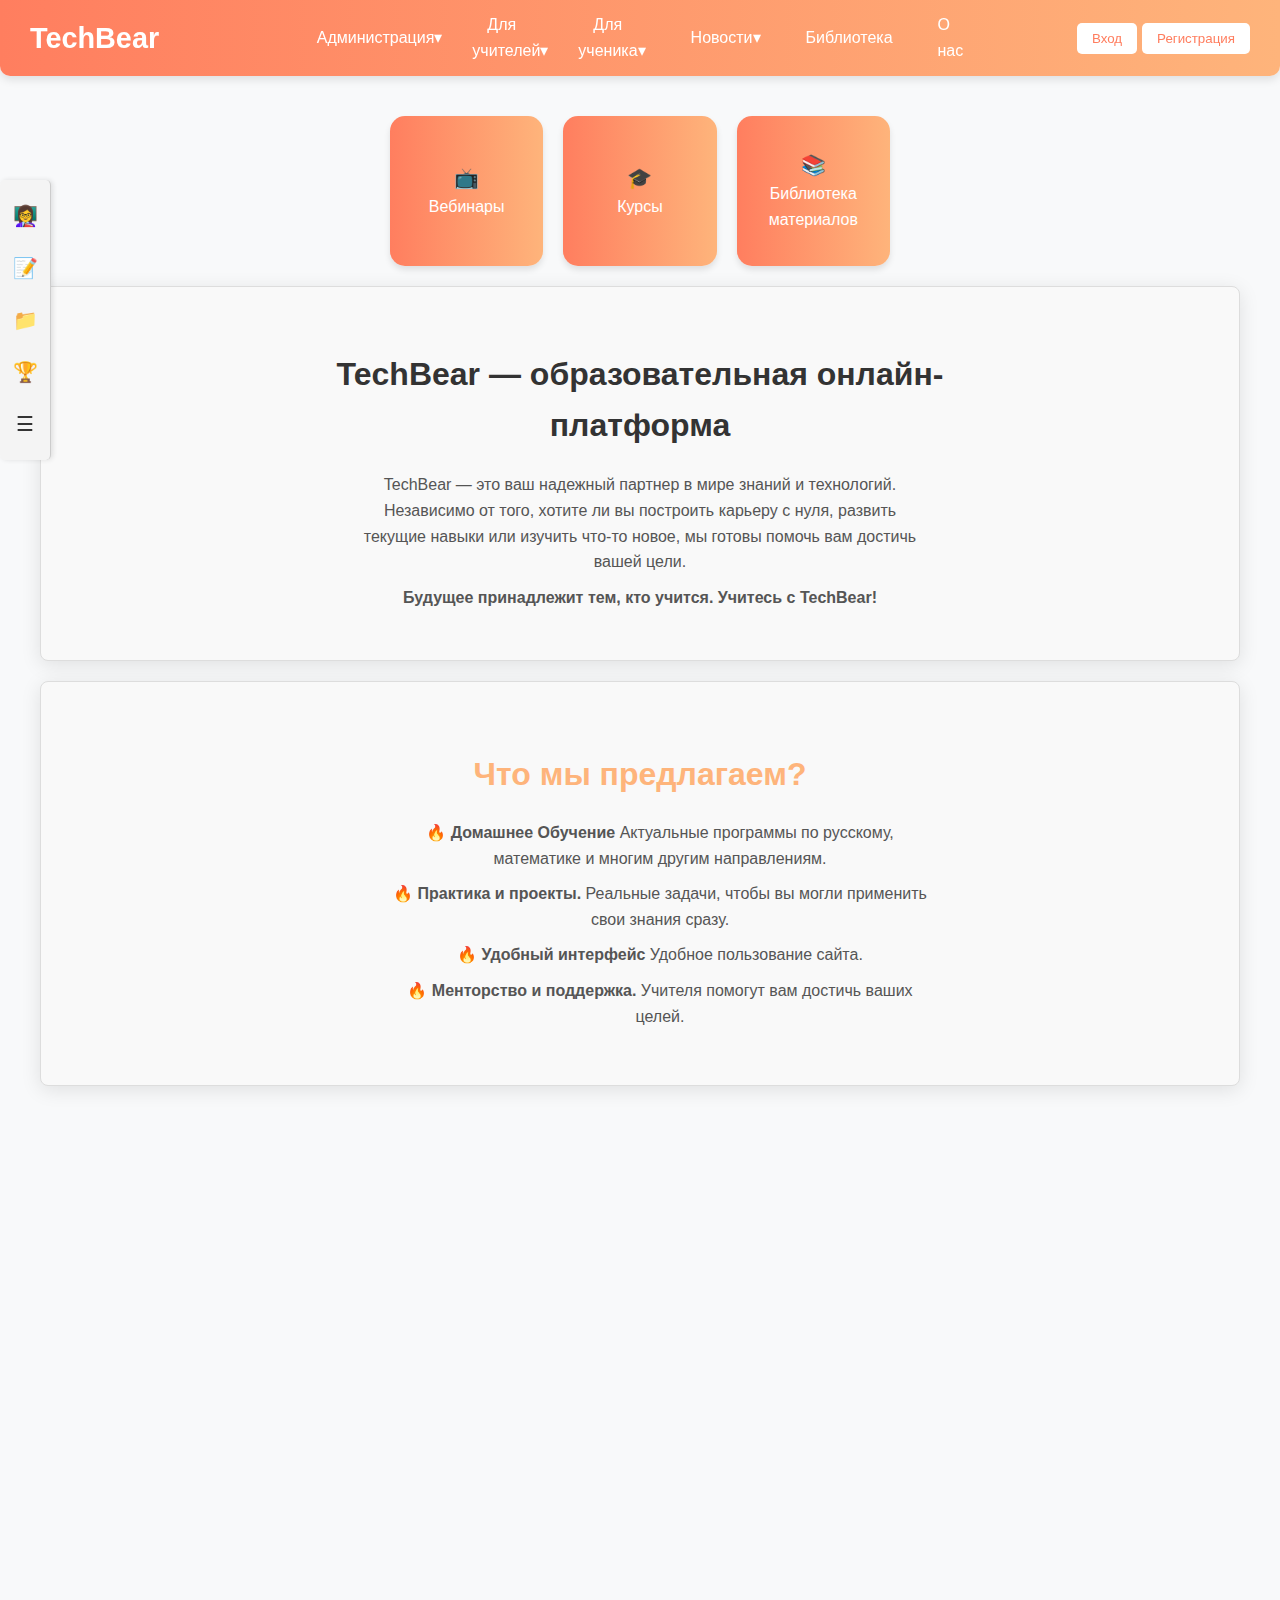
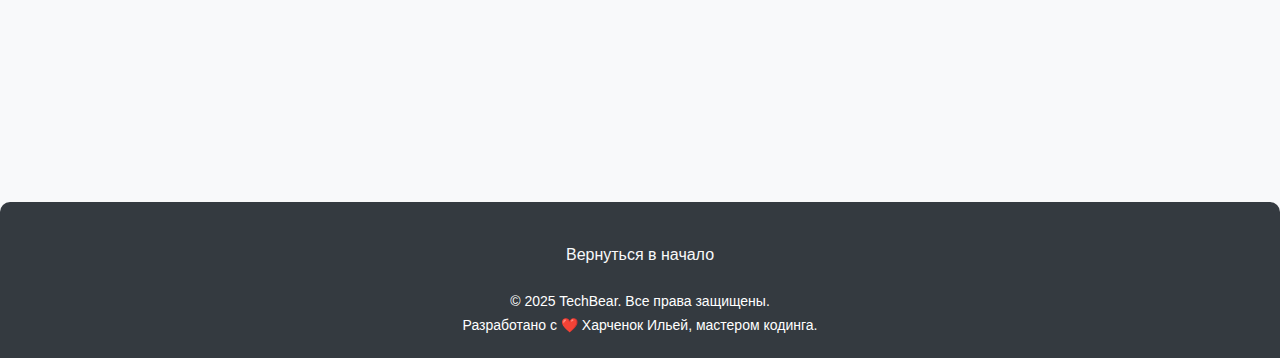
<file: index.html>
<!DOCTYPE html>
<html lang="en">
<head>
    <meta charset="UTF-8">
    <meta name="viewport" content="width=device-width, initial-scale=1.0">
    <title>TechBear</title>
    <link rel="stylesheet" href="css/style.css">
    <link rel="stylesheet" href="css/responsive.css">
    <script src="js/script.js" defer></script>
    <script src="js/animasia.js" defer></script>
    <!-- favicon -->
    <link rel="icon" type="image/png" href="images/favicon/favicon-96x96.png" sizes="96x96" />
    <link rel="icon" type="image/svg+xml" href="images/favicon/favicon.svg" />
    <link rel="shortcut icon" href="images/favicon/favicon.ico" />
    <link rel="apple-touch-icon" sizes="180x180" href="images/favicon/apple-touch-icon.png" />
    <meta name="apple-mobile-web-app-title" content="MyWebSite" />
    <link rel="manifest" href="images/favicon/site.webmanifest" />
</head>

<body>

    <header class="sticky-header">
        <div class="header-container">
            <div class="logo">TechBear</div>
            <!-- Бургер-меню -->
            <div class="burger-menu" id="burgerMenu">
                <span></span>
                <span></span>
                <span></span>
            </div>
            <!-- Меню навигации -->
            <nav class="nav-menu" id="navMenu">
                <div class="dropdown">
                    <a href="#">Администрация&#9662;</a>
                    <div class="dropdown-menu">
                        <a href="director.html">Директор</a>
                        <a href="headteacheroftheYVR.html">ЗавУч по УВР</a>
                        <a href="headteacheroftheVR.html">ЗавУч по ВР</a>
                        <a href="headteacheroftheAHR.html">ЗавУч по АХР</a>
                        <a href="laborprotection.html">Охрана Труда</a>
                    </div>
                </div>
                <div class="dropdown">
                    <a href="#">Для учителей&#9662;</a>
                    <div class="dropdown-menu">
                        <a href="document1.html">Уроки</a>
                        <a href="document2.html">Курсы</a>
                        <a href="document2.html">Вебинары</a>
                    </div>
                </div>
                <div class="dropdown">
                    <a href="#">Для ученика&#9662;</a>
                    <div class="dropdown-menu">
                        <a href="mathematics.html">1-4 класс</a>
                        <a href="russian.html">5-9 класс</a>
                        <a href="russian.html">10-11 класс</a>
                        <a href="russian.html">Подготовка к огэ</a>
                        <a href="russian.html">Подготовка к егэ</a>
                    </div>
                </div>
                <div class="dropdown">
                    <a href="#">Новости&#9662;</a>
                    <div class="dropdown-menu">
                        <a href="training.html">Обучение</a>
                        <a href="aboutdrop.html">О нас</a>
                        <a href="politics.html">Политика</a>
                    </div>
                </div>
                <a href="library.html">Библиотека</a>
                <a href="about.html">О нас</a>
            </nav>



            <!-- Вход / Регистрация -->
            <div class="container">
                <button id="openLogin" class="btn">Вход</button>
                <button id="openRegister" class="btn">Регистрация</button>
            </div>
        </div>
    </header>

    <!-- Модальное окно входа -->
    <div id="loginModal" class="modal hidden">
        <div class="modal-content">
            <span class="close-btn">&times;</span>
            <h2>Вход</h2>
            <form action="save_user.php" method="post">
                <input type="text" name="username" placeholder="Имя пользователя, почта или телефон" required>
                <input type="password" name="password" placeholder="Пароль" required>
                <button type="submit" class="btn">Войти</button>
            </form>
        </div>
    </div>

    <!-- Модальное окно регистрации -->
    <div id="registerModal" class="modal hidden">
        <div class="modal-content">
            <span class="close-btn">&times;</span>
            <h2>Регистрация</h2>
            <form action="save_user.php" method="post">
                <input type="text" name="first_name" placeholder="Имя" required>
                <input type="text" name="last_name" placeholder="Фамилия" required>
                <input type="email" name="email" placeholder="Почта" required>
                <input type="text" name="phone" placeholder="Телефон">
                <input type="password" name="password" placeholder="Пароль" required>
                <input type="password" name="confirm_password" placeholder="Подтвердите пароль" required>
                <button type="submit" class="btn">Зарегистрироваться</button>
            </form>
        </div>
    </div>

    <div class="sidebar">
        <div class="menu-content">
            <div class="menu-item" title="Мои классы">
                <span class="icon">👩‍🏫</span>
                <span class="tooltip">Главная</span>
            </div>
            <div class="menu-item">
                <span class="icon">📝</span>
                <span class="tooltip">Конструктор тестов</span>
            </div>
            <div class="menu-item">
                <span class="icon">📁</span>
                <span class="tooltip">Портфолио</span>
            </div>
            <div class="menu-item">
                <span class="icon">🏆</span>
                <span class="tooltip">Олимпиады</span>
            </div>
        </div>
        <div class="menu-item dropdown" title="Еще">
            <span class="icon">☰</span>
            <div class="dropdown-menu">
                <div class="dropdown-item" href="index.html">Главная</div>
                <div class="dropdown-item" href="testconstructor.html">Конструктор тестов</div>
                <div class="dropdown-item" href="portfolio.html">Портфолио</div>
                <div class="dropdown-item" href="olympiads.html">Олимпиады</div>
                <!-- Добавьте остальные элементы -->
            </div>
        </div>
    </div>

<!-- Планки -->
    <div class="container2">
        <div class="card" onclick="navigateTo('webinars.html')">
            <div class="icon">📺</div>
            <p href="webinars.html">Вебинары</p>
        </div>
        <div class="card" onclick="navigateTo('courses.html')">
            <div class="icon">🎓</div>
            <p href="courses.html">Курсы</p>
        </div>
        <div class="card" onclick="navigateTo('library.html')">
            <div class="icon">📚</div>
            <p href="libraryofmaterials.html">Библиотека материалов</p>
        </div>
    </div>

    <main class="container1">
        <div class="container1">
            <!-- Первый пункт: TechBear — образовательная платформа -->
            <section class="section highlight-section">
                <div class="highlight-text">
                    <h1>TechBear — образовательная онлайн-платформа</h1>
                    <p>TechBear — это ваш надежный партнер в мире знаний и технологий. Независимо от того, хотите ли вы построить карьеру с нуля, развить текущие навыки или изучить что-то новое, мы готовы помочь вам достичь вашей цели.</p>
                    <p><strong>Будущее принадлежит тем, кто учится. Учитесь с TechBear!</strong></p>
                </div>
            </section>

            <!-- Второй пункт: TechBear — образовательная платформа -->
            <div class="container1">
                <section class="section highlight-section">
                    <div class="highlight-text">
                <h2>Что мы предлагаем?</h2>
                <ul>
                    <p><strong> &#128293; Домашнее Обучение</strong> Актуальные программы по русскому, математике и многим другим направлениям.</p>
                        <p><strong> &#128293; Практика и проекты.</strong> Реальные задачи, чтобы вы могли применить свои знания сразу.</p>
                            <p><strong> &#128293; Удобный интерфейс</strong> Удобное пользование сайта.</p>
                                <p><strong> &#128293; Менторство и поддержка.</strong> Учителя помогут вам достичь ваших целей.</p>
                </ul>
            </div>
            </section>
            

            <div class="container1">
                <section class="section highlight-section">
                    <div class="highlight-text">
                <h2>Почему выбирают TechBear?</h2>
                <ul>
                    <p>&#128293; Современные методы обучения, основанные на лучших практиках.</p>
                    <p>&#128293; Курсы, разработанные экспертами из индустрии.</p>
                    <p>&#128293; Гибкий график занятий, подходящий для всех.</p>
                    <p>&#128293; Сертификаты, которые ценятся работодателями.</p>
                </ul>
            </section>
            

            <div class="container1">
                <section class="section highlight-section">
                    <div class="highlight-text">
                <h2>Начните свой путь к успеху уже сегодня!</h2>
                <p>TechBear — это ваш надежный партнер в мире знаний и технологий. Независимо от трудностей, мы готовы помочь вам достичь вашей цели.</p>
                <p><strong>Будущее принадлежит тем, кто учится. Учитесь с TechBear!</strong></p>
            </section>
    </main>

    <footer class="footer">
        <div class="container1">
            <div class="footer-top">
                <div class="footer-logo">
                </div>
                <ul class="footer-menu">
                    <li><a href="#">Вернуться в начало</a></li>
                </ul>
            </div>


            <div class="footer-bottom">
                <p>© 2025 TechBear. Все права защищены.</p>
                <p>Разработано с ❤️ Харченок Ильей, мастером кодинга.</p>
            </div>
        </div>
    </footer>
</body>

</html>
</file>
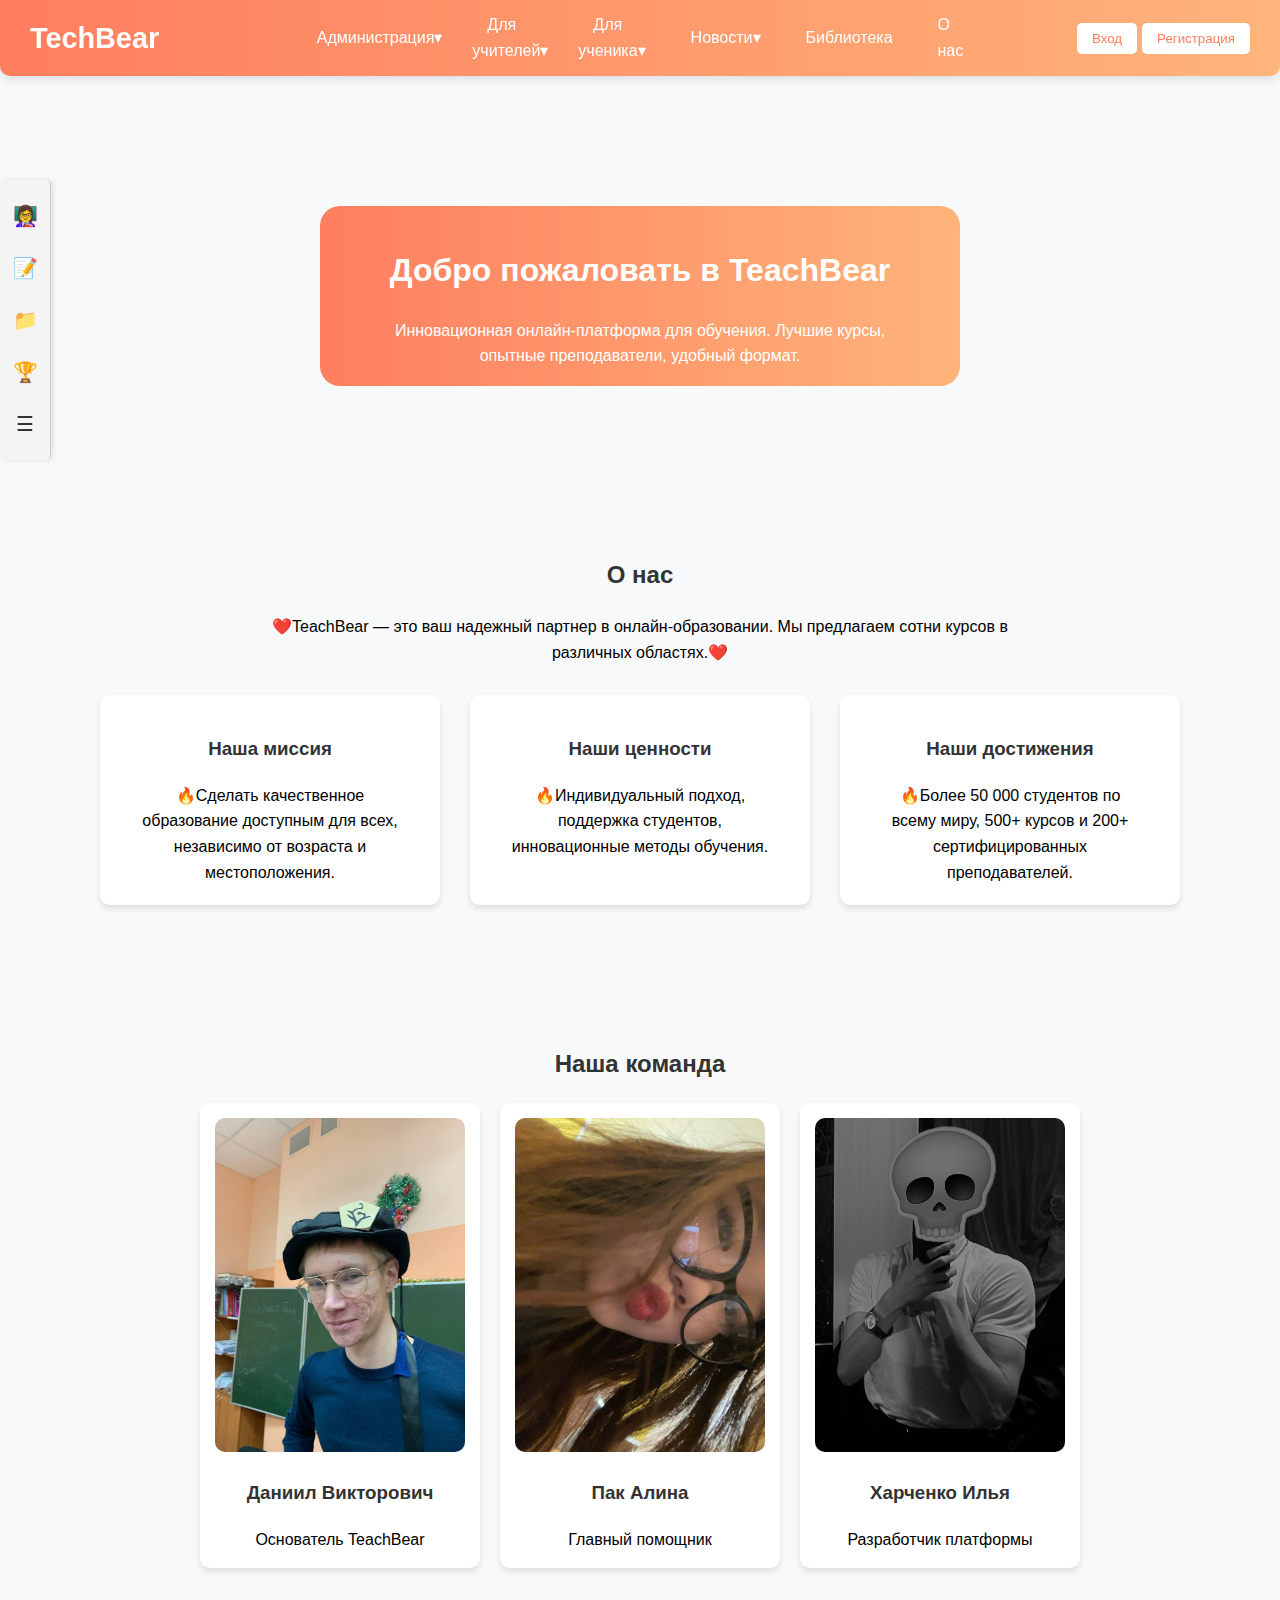
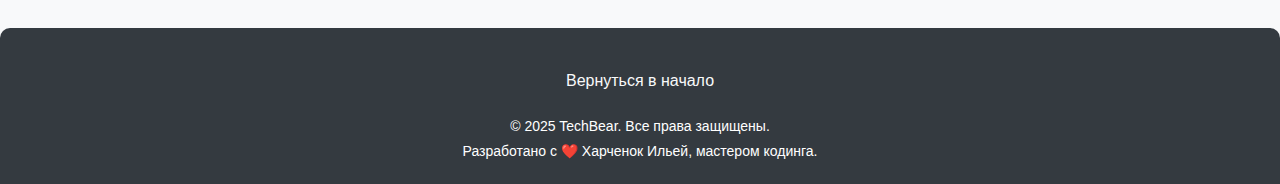
<file: about.html>
<!DOCTYPE html>
<html lang="en">

<head>
    <meta charset="UTF-8">
    <meta name="viewport" content="width=device-width, initial-scale=1.0">
    <title>TechBear</title>
    <link rel="stylesheet" href="css/style.css">
    <link rel="stylesheet" href="css/responsive.css">
    <script src="js/script.js" defer></script>
    <script src="js/animasia.js" defer></script>

    <!-- favicon -->
    <link rel="icon" type="image/png" href="images/favicon/favicon-96x96.png" sizes="96x96" />
    <link rel="icon" type="image/svg+xml" href="images/favicon/favicon.svg" />
    <link rel="shortcut icon" href="images/favicon/favicon.ico" />
    <link rel="apple-touch-icon" sizes="180x180" href="images/favicon/apple-touch-icon.png" />
    <meta name="apple-mobile-web-app-title" content="MyWebSite" />
    <link rel="manifest" href="images/favicon/site.webmanifest" />
</head>

<body>

    <header class="sticky-header">
        <div class="header-container">
            <div class="logo">TechBear</div>
            <!-- Бургер-меню -->
            <div class="burger-menu" id="burgerMenu">
                <span></span>
                <span></span>
                <span></span>
            </div>
            <!-- Меню навигации -->
            <nav class="nav-menu" id="navMenu">
                <div class="dropdown">
                    <a href="#">Администрация&#9662;</a>
                    <div class="dropdown-menu">
                        <a href="director.html">Директор</a>
                        <a href="headteacheroftheYVR.html">ЗавУч по УВР</a>
                        <a href="headteacheroftheVR.html">ЗавУч по ВР</a>
                        <a href="headteacheroftheAHR.html">ЗавУч по АХР</a>
                        <a href="laborprotection.html">Охрана Труда</a>
                    </div>
                </div>
                <div class="dropdown">
                    <a href="#">Для учителей&#9662;</a>
                    <div class="dropdown-menu">
                        <a href="document1.html">Уроки</a>
                        <a href="document2.html">Курсы</a>
                        <a href="document2.html">Вебинары</a>
                    </div>
                </div>
                <div class="dropdown">
                    <a href="#">Для ученика&#9662;</a>
                    <div class="dropdown-menu">
                        <a href="mathematics.html">1-4 класс</a>
                        <a href="russian.html">5-9 класс</a>
                        <a href="russian.html">10-11 класс</a>
                        <a href="russian.html">Подготовка к огэ</a>
                        <a href="russian.html">Подготовка к егэ</a>
                    </div>
                </div>
                <div class="dropdown">
                    <a href="#">Новости&#9662;</a>
                    <div class="dropdown-menu">
                        <a href="training.html">Обучение</a>
                        <a href="aboutdrop.html">О нас</a>
                        <a href="politics.html">Политика</a>
                    </div>
                </div>
                <a href="library.html">Библиотека</a>
                <a href="about.html">О нас</a>
            </nav>



            <!-- Вход / Регистрация -->
            <div class="container">
                <button id="openLogin" class="btn">Вход</button>
                <button id="openRegister" class="btn">Регистрация</button>
            </div>
        </div>
    </header>

    <!-- Модальное окно входа -->
    <div id="loginModal" class="modal hidden">
        <div class="modal-content">
            <span class="close-btn">&times;</span>
            <h2>Вход</h2>
            <form action="save_user.php" method="post">
                <input type="text" name="username" placeholder="Имя пользователя, почта или телефон" required>
                <input type="password" name="password" placeholder="Пароль" required>
                <button type="submit" class="btn">Войти</button>
            </form>
        </div>
    </div>

    <!-- Модальное окно регистрации -->
    <div id="registerModal" class="modal hidden">
        <div class="modal-content">
            <span class="close-btn">&times;</span>
            <h2>Регистрация</h2>
            <form action="save_user.php" method="post">
                <input type="text" name="first_name" placeholder="Имя" required>
                <input type="text" name="last_name" placeholder="Фамилия" required>
                <input type="email" name="email" placeholder="Почта" required>
                <input type="text" name="phone" placeholder="Телефон">
                <input type="password" name="password" placeholder="Пароль" required>
                <input type="password" name="confirm_password" placeholder="Подтвердите пароль" required>
                <button type="submit" class="btn">Зарегистрироваться</button>
            </form>
        </div>
    </div>

    <div class="sidebar">
        <div class="menu-content">
            <div class="menu-item" title="Мои классы">
                <span class="icon">👩‍🏫</span>
                <span class="tooltip">Главная</span>
            </div>
            <div class="menu-item">
                <span class="icon">📝</span>
                <span class="tooltip">Конструктор тестов</span>
            </div>
            <div class="menu-item">
                <span class="icon">📁</span>
                <span class="tooltip">Портфолио</span>
            </div>
            <div class="menu-item">
                <span class="icon">🏆</span>
                <span class="tooltip">Олимпиады</span>
            </div>
        </div>
        <div class="menu-item dropdown" title="Еще">
            <span class="icon">☰</span>
            <div class="dropdown-menu">
                <div class="dropdown-item" href="index.html">Главная</div>
                <div class="dropdown-item" href="testconstructor.html">Конструктор тестов</div>
                <div class="dropdown-item" href="portfolio.html">Портфолио</div>
                <div class="dropdown-item" href="olympiads.html">Олимпиады</div>
                <!-- Добавьте остальные элементы -->
            </div>
        </div>
    </div>

<!-- Планки 
    <div class="container2">
        <div class="card" onclick="navigateTo('webinars.html')">
            <div class="icon">📺</div>
            <p href="html/webinars.html">Вебинары</p>
        </div>
        <div class="card" onclick="navigateTo('courses.html')">
            <div class="icon">🎓</div>
            <p href="html/courses.html">Курсы</p>
        </div>
        <div class="card" onclick="navigateTo('library.html')">
            <div class="icon">📚</div>
            <p href="html/libraryofmaterials.html">Библиотека материалов</p>
        </div>
    </div>
-->


    <section class="hero">
        <div class="hero-content">
            <h1>Добро пожаловать в <span>TeachBear</span></h1>
            <p>Инновационная онлайн-платформа для обучения. Лучшие курсы, опытные преподаватели, удобный формат.</p>
        </div>
    </section>

    <section class="about">
        <h2>О нас</h2>
        <p>❤️TeachBear — это ваш надежный партнер в онлайн-образовании. Мы предлагаем сотни курсов в различных областях.❤️</p>
        
        <div class="about-grid">
            <div class="about-item">
                <h3>Наша миссия</h3>
                <p>&#128293;Сделать качественное образование доступным для всех, независимо от возраста и местоположения.</p>
            </div>
            <div class="about-item">
                <h3>Наши ценности</h3>
                <p>&#128293;Индивидуальный подход, поддержка студентов, инновационные методы обучения.</p>
            </div>
            <div class="about-item">
                <h3>Наши достижения</h3>
                <p>&#128293;Более 50 000 студентов по всему миру, 500+ курсов и 200+ сертифицированных преподавателей.</p>
            </div>
        </div>
    </section>

    <section class="team">
        <h2>Наша команда</h2>
        <div class="team-grid">
            <div class="team-member">
                <img src="images/diniil.jpg" alt="Даниил Викторович">
                <h3>Даниил Викторович</h3>
                <p>Основатель TeachBear</p>
            </div>
            <div class="team-member">
                <img src="images/pak.jpg" alt="Пак Алина">
                <h3>Пак Алина</h3>
                <p>Главный помощник</p>
            </div>
            <div class="team-member">
                <img src="images/ilia.jpg" alt="Харченко Илья">
                <h3>Харченко Илья</h3>
                <p>Разработчик платформы</p>
            </div>
        </div>
    </section>
    

    <footer class="footer">
        <div class="container1">
            <div class="footer-top">
                <div class="footer-logo">
                </div>
                <ul class="footer-menu">
                    <li><a href="#">Вернуться в начало</a></li>
                </ul>
            </div>


            <div class="footer-bottom">
                <p>© 2025 TechBear. Все права защищены.</p>
                <p>Разработано с ❤️ Харченок Ильей, мастером кодинга.</p>
            </div>
        </div>
    </footer>
</body>

</html>
</file>
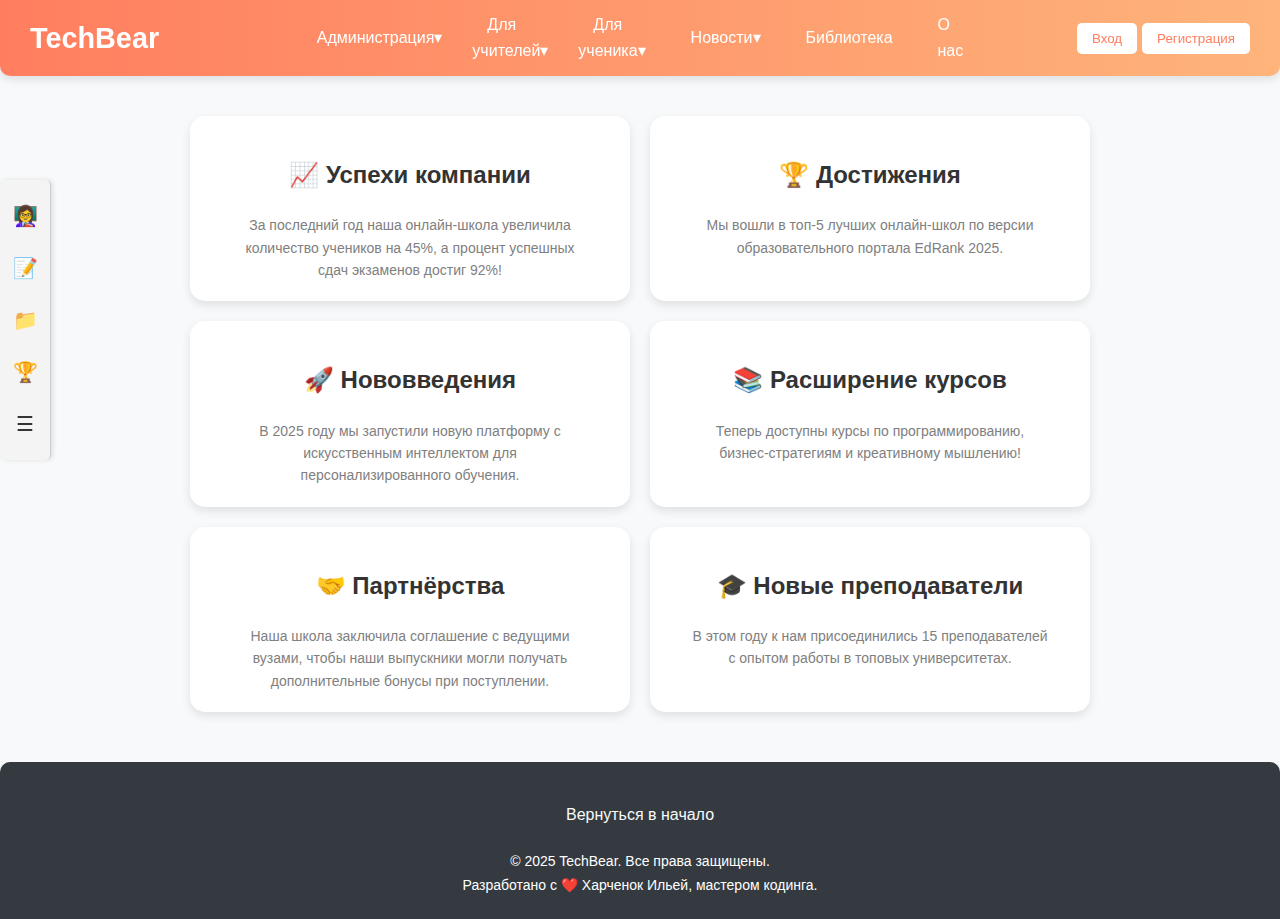
<file: aboutdrop.html>
<!DOCTYPE html>
<html lang="en">

<head>
    <meta charset="UTF-8">
    <meta name="viewport" content="width=device-width, initial-scale=1.0">
    <title>TechBear</title>
    <link rel="stylesheet" href="css/style.css">
    <link rel="stylesheet" href="css/responsive.css">
    <script src="js/script.js" defer></script>
    <script src="js/animasia.js" defer></script>

    <!-- favicon -->
    <link rel="icon" type="image/png" href="images/favicon/favicon-96x96.png" sizes="96x96" />
    <link rel="icon" type="image/svg+xml" href="images/favicon/favicon.svg" />
    <link rel="shortcut icon" href="images/favicon/favicon.ico" />
    <link rel="apple-touch-icon" sizes="180x180" href="images/favicon/apple-touch-icon.png" />
    <meta name="apple-mobile-web-app-title" content="MyWebSite" />
    <link rel="manifest" href="images/favicon/site.webmanifest" />
</head>

<body>

    <header class="sticky-header">
        <div class="header-container">
            <div class="logo">TechBear</div>
            <!-- Бургер-меню -->
            <div class="burger-menu" id="burgerMenu">
                <span></span>
                <span></span>
                <span></span>
            </div>
            <!-- Меню навигации -->
            <nav class="nav-menu" id="navMenu">
                <div class="dropdown">
                    <a href="#">Администрация&#9662;</a>
                    <div class="dropdown-menu">
                        <a href="director.html">Директор</a>
                        <a href="headteacheroftheYVR.html">ЗавУч по УВР</a>
                        <a href="headteacheroftheVR.html">ЗавУч по ВР</a>
                        <a href="headteacheroftheAHR.html">ЗавУч по АХР</a>
                        <a href="laborprotection.html">Охрана Труда</a>
                    </div>
                </div>
                <div class="dropdown">
                    <a href="#">Для учителей&#9662;</a>
                    <div class="dropdown-menu">
                        <a href="document1.html">Уроки</a>
                        <a href="document2.html">Курсы</a>
                        <a href="document2.html">Вебинары</a>
                    </div>
                </div>
                <div class="dropdown">
                    <a href="#">Для ученика&#9662;</a>
                    <div class="dropdown-menu">
                        <a href="mathematics.html">1-4 класс</a>
                        <a href="russian.html">5-9 класс</a>
                        <a href="russian.html">10-11 класс</a>
                        <a href="russian.html">Подготовка к огэ</a>
                        <a href="russian.html">Подготовка к егэ</a>
                    </div>
                </div>
                <div class="dropdown">
                    <a href="#">Новости&#9662;</a>
                    <div class="dropdown-menu">
                        <a href="training.html">Обучение</a>
                        <a href="aboutdrop.html">О нас</a>
                        <a href="politics.html">Политика</a>
                    </div>
                </div>
                <a href="library.html">Библиотека</a>
                <a href="about.html">О нас</a>
            </nav>



            <!-- Вход / Регистрация -->
            <div class="container">
                <button id="openLogin" class="btn">Вход</button>
                <button id="openRegister" class="btn">Регистрация</button>
            </div>
        </div>
    </header>

    <!-- Модальное окно входа -->
    <div id="loginModal" class="modal hidden">
        <div class="modal-content">
            <span class="close-btn">&times;</span>
            <h2>Вход</h2>
            <form action="save_user.php" method="post">
                <input type="text" name="username" placeholder="Имя пользователя, почта или телефон" required>
                <input type="password" name="password" placeholder="Пароль" required>
                <button type="submit" class="btn">Войти</button>
            </form>
        </div>
    </div>

    <!-- Модальное окно регистрации -->
    <div id="registerModal" class="modal hidden">
        <div class="modal-content">
            <span class="close-btn">&times;</span>
            <h2>Регистрация</h2>
            <form action="save_user.php" method="post">
                <input type="text" name="first_name" placeholder="Имя" required>
                <input type="text" name="last_name" placeholder="Фамилия" required>
                <input type="email" name="email" placeholder="Почта" required>
                <input type="text" name="phone" placeholder="Телефон">
                <input type="password" name="password" placeholder="Пароль" required>
                <input type="password" name="confirm_password" placeholder="Подтвердите пароль" required>
                <button type="submit" class="btn">Зарегистрироваться</button>
            </form>
        </div>
    </div>

    <div class="sidebar">
        <div class="menu-content">
            <div class="menu-item" title="Мои классы">
                <span class="icon">👩‍🏫</span>
                <span class="tooltip">Главная</span>
            </div>
            <div class="menu-item">
                <span class="icon">📝</span>
                <span class="tooltip">Конструктор тестов</span>
            </div>
            <div class="menu-item">
                <span class="icon">📁</span>
                <span class="tooltip">Портфолио</span>
            </div>
            <div class="menu-item">
                <span class="icon">🏆</span>
                <span class="tooltip">Олимпиады</span>
            </div>
        </div>
        <div class="menu-item dropdown" title="Еще">
            <span class="icon">☰</span>
            <div class="dropdown-menu">
                <div class="dropdown-item" href="index.html">Главная</div>
                <div class="dropdown-item" href="testconstructor.html">Конструктор тестов</div>
                <div class="dropdown-item" href="portfolio.html">Портфолио</div>
                <div class="dropdown-item" href="olympiads.html">Олимпиады</div>
                <!-- Добавьте остальные элементы -->
            </div>
        </div>
    </div>

<!-- Планки 
    <div class="container2">
        <div class="card" onclick="navigateTo('webinars.html')">
            <div class="icon">📺</div>
            <p href="html/webinars.html">Вебинары</p>
        </div>
        <div class="card" onclick="navigateTo('courses.html')">
            <div class="icon">🎓</div>
            <p href="html/courses.html">Курсы</p>
        </div>
        <div class="card" onclick="navigateTo('library.html')">
            <div class="icon">📚</div>
            <p href="html/libraryofmaterials.html">Библиотека материалов</p>
        </div>
    </div>
-->
    
<main>
    <section class="news-container">
        <article class="news-card fade-in">
            <h2>📈 Успехи компании</h2>
            <p class="date">За последний год наша онлайн-школа увеличила количество учеников на 45%, а процент успешных сдач экзаменов достиг 92%!</p>
        </article>

        <article class="news-card fade-in">
            <h2>🏆 Достижения</h2>
            <p class="date">Мы вошли в топ-5 лучших онлайн-школ по версии образовательного портала EdRank 2025.</p>
        </article>

        <article class="news-card fade-in">
            <h2>🚀 Нововведения</h2>
            <p class="date">В 2025 году мы запустили новую платформу с искусственным интеллектом для персонализированного обучения.</p>
        </article>

        <article class="news-card fade-in">
            <h2>📚 Расширение курсов</h2>
            <p class="date">Теперь доступны курсы по программированию, бизнес-стратегиям и креативному мышлению!</p>
        </article>

        <article class="news-card fade-in">
            <h2>🤝 Партнёрства</h2>
            <p class="date">Наша школа заключила соглашение с ведущими вузами, чтобы наши выпускники могли получать дополнительные бонусы при поступлении.</p>
        </article>

        <article class="news-card fade-in">
            <h2>🎓 Новые преподаватели</h2>
            <p class="date">В этом году к нам присоединились 15 преподавателей с опытом работы в топовых университетах.</p>

    </section>
</main>



    <footer class="footer">
        <div class="container1">
            <div class="footer-top">
                <div class="footer-logo">
                </div>
                <ul class="footer-menu">
                    <li><a href="#">Вернуться в начало</a></li>
                </ul>
            </div>


            <div class="footer-bottom">
                <p>© 2025 TechBear. Все права защищены.</p>
                <p>Разработано с ❤️ Харченок Ильей, мастером кодинга.</p>
            </div>
        </div>
    </footer>
</body>
</html>
</file>
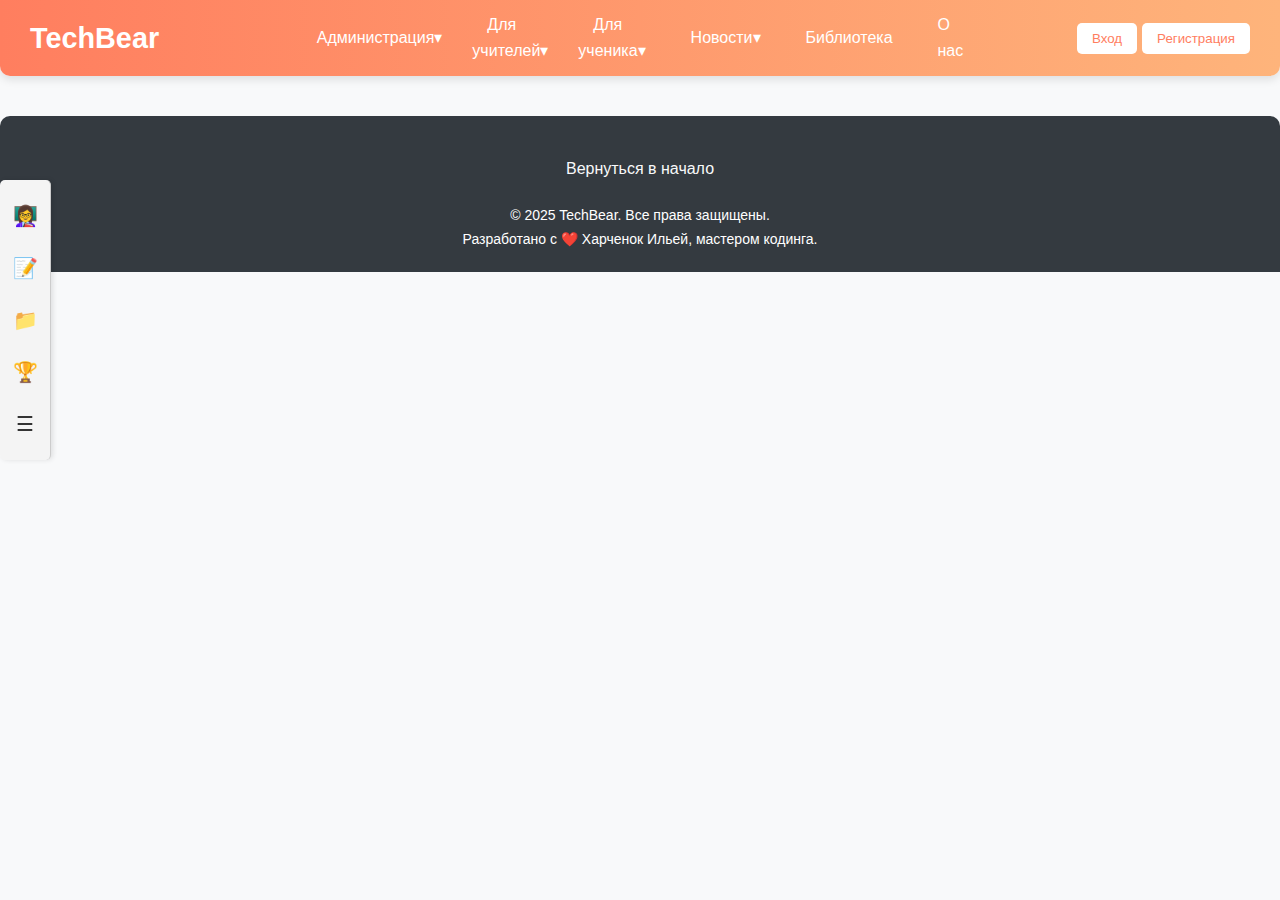
<file: library.html>
<!DOCTYPE html>
<html lang="en">

<head>
    <meta charset="UTF-8">
    <meta name="viewport" content="width=device-width, initial-scale=1.0">
    <title>TechBear</title>
    <link rel="stylesheet" href="css/style.css">
    <link rel="stylesheet" href="css/responsive.css">
    <script src="js/script.js" defer></script>
    <script src="js/animasia.js" defer></script>

    <!-- favicon -->
    <link rel="icon" type="image/png" href="images/favicon/favicon-96x96.png" sizes="96x96" />
    <link rel="icon" type="image/svg+xml" href="images/favicon/favicon.svg" />
    <link rel="shortcut icon" href="images/favicon/favicon.ico" />
    <link rel="apple-touch-icon" sizes="180x180" href="images/favicon/apple-touch-icon.png" />
    <meta name="apple-mobile-web-app-title" content="MyWebSite" />
    <link rel="manifest" href="images/favicon/site.webmanifest" />
</head>

<body>

    <header class="sticky-header">
        <div class="header-container">
            <div class="logo">TechBear</div>
            <!-- Бургер-меню -->
            <div class="burger-menu" id="burgerMenu">
                <span></span>
                <span></span>
                <span></span>
            </div>
            <!-- Меню навигации -->
            <nav class="nav-menu" id="navMenu">
                <div class="dropdown">
                    <a href="#">Администрация&#9662;</a>
                    <div class="dropdown-menu">
                        <a href="director.html">Директор</a>
                        <a href="headteacheroftheYVR.html">ЗавУч по УВР</a>
                        <a href="headteacheroftheVR.html">ЗавУч по ВР</a>
                        <a href="headteacheroftheAHR.html">ЗавУч по АХР</a>
                        <a href="laborprotection.html">Охрана Труда</a>
                    </div>
                </div>
                <div class="dropdown">
                    <a href="#">Для учителей&#9662;</a>
                    <div class="dropdown-menu">
                        <a href="document1.html">Уроки</a>
                        <a href="document2.html">Курсы</a>
                        <a href="document2.html">Вебинары</a>
                    </div>
                </div>
                <div class="dropdown">
                    <a href="#">Для ученика&#9662;</a>
                    <div class="dropdown-menu">
                        <a href="mathematics.html">1-4 класс</a>
                        <a href="russian.html">5-9 класс</a>
                        <a href="russian.html">10-11 класс</a>
                        <a href="russian.html">Подготовка к огэ</a>
                        <a href="russian.html">Подготовка к егэ</a>
                    </div>
                </div>
                <div class="dropdown">
                    <a href="#">Новости&#9662;</a>
                    <div class="dropdown-menu">
                        <a href="training.html">Обучение</a>
                        <a href="aboutdrop.html">О нас</a>
                        <a href="politics.html">Политика</a>
                    </div>
                </div>
                <a href="library.html">Библиотека</a>
                <a href="about.html">О нас</a>
            </nav>



            <!-- Вход / Регистрация -->
            <div class="container">
                <button id="openLogin" class="btn">Вход</button>
                <button id="openRegister" class="btn">Регистрация</button>
            </div>
        </div>
    </header>

    <!-- Модальное окно входа -->
    <div id="loginModal" class="modal hidden">
        <div class="modal-content">
            <span class="close-btn">&times;</span>
            <h2>Вход</h2>
            <form action="save_user.php" method="post">
                <input type="text" name="username" placeholder="Имя пользователя, почта или телефон" required>
                <input type="password" name="password" placeholder="Пароль" required>
                <button type="submit" class="btn">Войти</button>
            </form>
        </div>
    </div>

    <!-- Модальное окно регистрации -->
    <div id="registerModal" class="modal hidden">
        <div class="modal-content">
            <span class="close-btn">&times;</span>
            <h2>Регистрация</h2>
            <form action="save_user.php" method="post">
                <input type="text" name="first_name" placeholder="Имя" required>
                <input type="text" name="last_name" placeholder="Фамилия" required>
                <input type="email" name="email" placeholder="Почта" required>
                <input type="text" name="phone" placeholder="Телефон">
                <input type="password" name="password" placeholder="Пароль" required>
                <input type="password" name="confirm_password" placeholder="Подтвердите пароль" required>
                <button type="submit" class="btn">Зарегистрироваться</button>
            </form>
        </div>
    </div>

    <div class="sidebar">
        <div class="menu-content">
            <div class="menu-item" title="Мои классы">
                <span class="icon">👩‍🏫</span>
                <span class="tooltip">Мои классы</span>
            </div>
            <div class="menu-item">
                <span class="icon">📝</span>
                <span class="tooltip">Конструктор тестов</span>
            </div>
            <div class="menu-item">
                <span class="icon">📁</span>
                <span class="tooltip">Портфолио</span>
            </div>
            <div class="menu-item">
                <span class="icon">🏆</span>
                <span class="tooltip">Олимпиады</span>
            </div>
        </div>
        <div class="menu-item dropdown" title="Еще">
            <span class="icon">☰</span>
            <div class="dropdown-menu">
                <div class="dropdown-item" href="testconstructor.html">Конструктор тестов</div>
                <div class="dropdown-item" href="portfolio.html">Портфолио</div>
                <div class="dropdown-item" href="olympiads.html">Олимпиады</div>
                <!-- Добавьте остальные элементы -->
            </div>
        </div>
    </div>

<!-- Планки 
    <div class="container2">
        <div class="card" onclick="navigateTo('webinars.html')">
            <div class="icon">📺</div>
            <p href="html/webinars.html">Вебинары</p>
        </div>
        <div class="card" onclick="navigateTo('courses.html')">
            <div class="icon">🎓</div>
            <p href="html/courses.html">Курсы</p>
        </div>
        <div class="card" onclick="navigateTo('library.html')">
            <div class="icon">📚</div>
            <p href="html/libraryofmaterials.html">Библиотека материалов</p>
        </div>
    </div>
-->
    

    <footer class="footer">
        <div class="container1">
            <div class="footer-top">
                <div class="footer-logo">
                </div>
                <ul class="footer-menu">
                    <li><a href="#">Вернуться в начало</a></li>
                </ul>
            </div>


            <div class="footer-bottom">
                <p>© 2025 TechBear. Все права защищены.</p>
                <p>Разработано с ❤️ Харченок Ильей, мастером кодинга.</p>
            </div>
        </div>
    </footer>
</body>

</html>
</file>
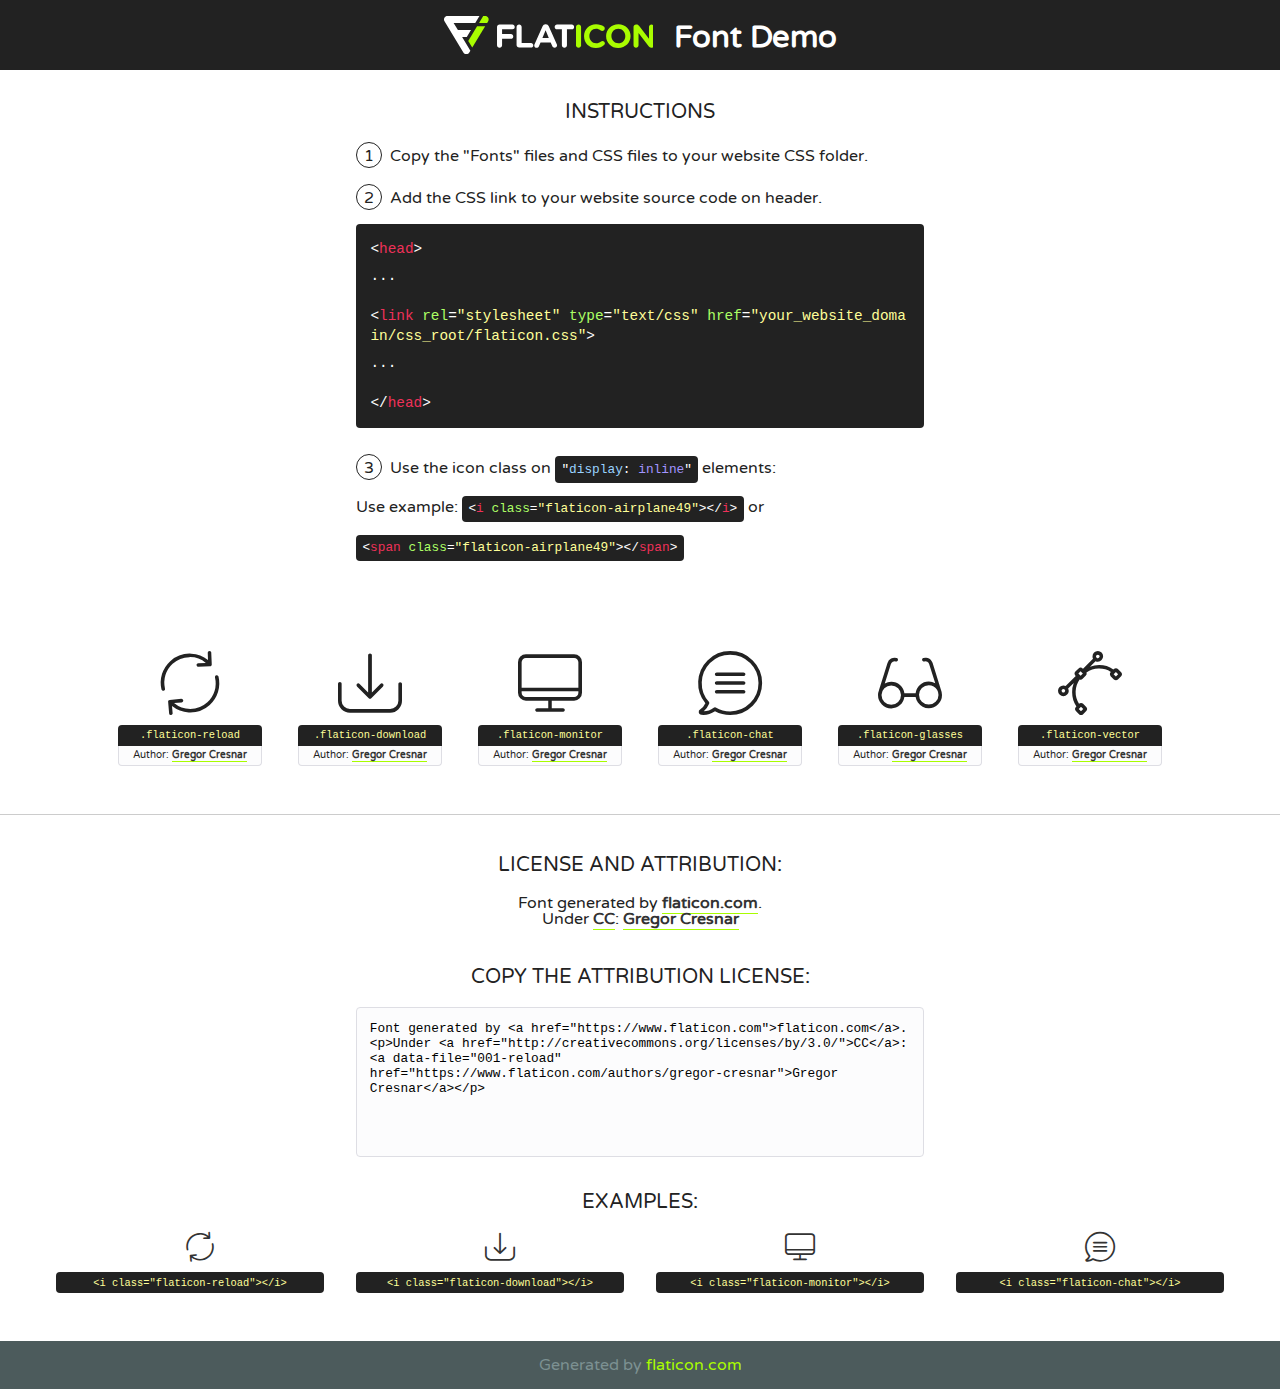
<file: fonts/flaticon/font/flaticon.html>
<!DOCTYPE html>
<!--
  Flaticon icon font: Flaticon
  Creation date: 21/03/2019 11:46
-->
<html>
<!DOCTYPE html>
<html>

<head>
    <title>Flaticon WebFont</title>
    <link href="http://fonts.googleapis.com/css?family=Varela+Round" rel="stylesheet" type="text/css" />
    <link rel="stylesheet" type="text/css" href="flaticon.css">
    <meta charset="UTF-8">
    <style>
    html, body, div, span, applet, object, iframe,
    h1, h2, h3, h4, h5, h6, p, blockquote, pre,
    a, abbr, acronym, address, big, cite, code,
    del, dfn, em, img, ins, kbd, q, s, samp,
    small, strike, strong, sub, sup, tt, var,
    b, u, i, center,
    dl, dt, dd, ol, ul, li,
    fieldset, form, label, legend,
    table, caption, tbody, tfoot, thead, tr, th, td,
    article, aside, canvas, details, embed, 
    figure, figcaption, footer, header, hgroup, 
    menu, nav, output, ruby, section, summary,
    time, mark, audio, video {
        margin: 0;
        padding: 0;
        border: 0;
        font-size: 100%;
        font: inherit;
        vertical-align: baseline;
    }
    /* HTML5 display-role reset for older browsers */
    article, aside, details, figcaption, figure, 
    footer, header, hgroup, menu, nav, section {
        display: block;
    }
    body {
        line-height: 1;
    }
    ol, ul {
        list-style: none;
    }
    blockquote, q {
        quotes: none;
    }
    blockquote:before, blockquote:after,
    q:before, q:after {
        content: '';
        content: none;
    }
    table {
        border-collapse: collapse;
        border-spacing: 0;
    }
    body {
        font-family: 'Varela Round', Helvetica, Arial, sans-serif;
        font-size: 16px;
        color: #222;
    }
    a {
        color: #333;
        border-bottom: 1px solid #a9fd00;
        font-weight: bold;
        text-decoration: none;
    }
    * {
        -moz-box-sizing: border-box;
        -webkit-box-sizing: border-box;
        box-sizing: border-box;
        margin: 0;
        padding: 0;
    }
    [class^="flaticon-"]:before, [class*=" flaticon-"]:before, [class^="flaticon-"]:after, [class*=" flaticon-"]:after {
        font-family: Flaticon;
        font-size: 30px;
        font-style: normal;
        margin-left: 20px;
        color: #333;
    }
    .wrapper {
        max-width: 600px;
        margin: auto;
        padding: 0 1em;
    }
    .title {
        font-size: 1.25em;
        text-align: center;
        margin-bottom: 1em;
        text-transform: uppercase;
    }
    header {
        text-align: center;
        background-color: #222;
        color: #fff;
        padding: 1em;
    }
    header .logo {
        width: 210px;
        height: 38px;
        display: inline-block;
        vertical-align: middle;
        margin-right: 1em;
        border: none;
    }
    header strong {
        font-size: 1.95em;
        font-weight: bold;
        vertical-align: middle;
        margin-top: 5px;
        display: inline-block;
    }
    .demo {
        margin: 2em auto;
        line-height: 1.25em;
    }
    .demo ul li {
        margin-bottom: 1em;
    }
    .demo ul li .num {
        color: #222;
        border-radius: 20px;
        display: inline-block;
        width: 26px;
        padding: 3px;
        height: 26px;
        text-align: center;
        margin-right: 0.5em;
        border: 1px solid #222;
    }
    .demo ul li code {
        background-color: #222;
        border-radius: 4px;
        padding: 0.25em 0.5em;
        display: inline-block;
        color: #fff;
        font-family: Consolas,Monaco,Lucida Console,Liberation Mono,DejaVu Sans Mono,Bitstream Vera Sans Mono,Courier New, monospace;
        font-weight: lighter;
        margin-top: 1em;
        font-size: 0.8em;
        word-break: break-all;
    }
    .demo ul li code.big {
        padding: 1em;
        font-size: 0.9em;
    }
    .demo ul li code .red {
        color: #EF3159;
    }
    .demo ul li code .green {
        color: #ACFF65;
    }
    .demo ul li code .yellow {
        color: #FFFF99;
    }
    .demo ul li code .blue {
        color: #99D3FF;
    }
    .demo ul li code .purple {
        color: #A295FF;
    }
    .demo ul li code .dots {
        margin-top: 0.5em;
        display: block;
    }
    #glyphs {
        border-bottom: 1px solid #ccc;
        padding: 2em 0;
        text-align: center;
    }
    .glyph {
        display: inline-block;
        width: 9em;
        margin: 1em;
        text-align: center;
        vertical-align: top;
        background: #FFF;
    }
    .glyph .glyph-icon {
        padding: 10px;
        display: block;
        font-family:"Flaticon";
        font-size: 64px;
        line-height: 1;
    }
    .glyph .glyph-icon:before {
        font-size: 64px;
        color: #222;
        margin-left: 0;
    }
    .class-name {
        font-size: 0.65em;
        background-color: #222;
        color: #fff;
        border-radius: 4px 4px 0 0;
        padding: 0.5em;
        color: #FFFF99;
        font-family: Consolas,Monaco,Lucida Console,Liberation Mono,DejaVu Sans Mono,Bitstream Vera Sans Mono,Courier New, monospace;
    }
    .author-name {
        font-size: 0.6em;
        background-color: #fcfcfd;
        border: 1px solid #DEDEE4;
        border-top: 0;
        border-radius: 0 0 4px 4px;
        padding: 0.5em;
    }
    .class-name:last-child {
        font-size: 10px;
        color:#888;
    }
    .class-name:last-child a {
        font-size: 10px;
        color:#555;
    }
    .class-name:last-child a:hover {
        color:#a9fd00;
    }
    .glyph > input {
        display: block;
        width: 100px;
        margin: 5px auto;
        text-align: center;
        font-size: 12px;
        cursor: text;
    }
    .glyph > input.icon-input {
        font-family:"Flaticon";
        font-size: 16px;
        margin-bottom: 10px;
    }
    .attribution .title {
        margin-top: 2em;
    }
    .attribution textarea {
        background-color: #fcfcfd;
        padding: 1em;
        border: none;
        box-shadow: none;
        border: 1px solid #DEDEE4;
        border-radius: 4px;
        resize: none;
        width: 100%;
        height: 150px;
        font-size: 0.8em;
        font-family: Consolas,Monaco,Lucida Console,Liberation Mono,DejaVu Sans Mono,Bitstream Vera Sans Mono,Courier New, monospace;
        -webkit-appearance: none;
    }
    .iconsuse {
        margin: 2em auto;
        text-align: center;
        max-width: 1200px;
    }
    .iconsuse:after {
        content: '';
        display: table;
        clear: both;
    }
    .iconsuse .image {
        float: left;
        width: 25%;
        padding: 0 1em;
    }
    .iconsuse .image p {
        margin-bottom: 1em;
    }
    .iconsuse .image span {
        display: block;
        font-size: 0.65em;
        background-color: #222;
        color: #fff;
        border-radius: 4px;
        padding: 0.5em;
        color: #FFFF99;
        margin-top: 1em;
        font-family: Consolas,Monaco,Lucida Console,Liberation Mono,DejaVu Sans Mono,Bitstream Vera Sans Mono,Courier New, monospace;
    }
    #footer {
        text-align: center;
        background-color: #4C5B5C;
        color: #7c9192;
        padding: 1em;
    }
    #footer a {
        border: none;
        color: #a9fd00;
        font-weight: normal;
    }
    @media (max-width: 960px) {
        .iconsuse .image {
            width: 50%;
        }
    }
    @media (max-width: 560px) {
        .iconsuse .image {
            width: 100%;
        }
    }
    </style>
</head>

<body class="characters-off">

    <header>
        <a href="https://www.flaticon.com" target="_blank" class="logo">
            <svg version="1.1" xmlns="http://www.w3.org/2000/svg" xmlns:xlink="http://www.w3.org/1999/xlink" xmlns:a="http://ns.adobe.com/AdobeSVGViewerExtensions/3.0/" viewBox="0 0 560.875 102.036" enable-background="new 0 0 560.875 102.036" xml:space="preserve">
                <defs>
                </defs>
                <g>
                    <g class="letters">
                        <path fill="#ffffff" d="M141.596,29.675c0-3.777,2.985-6.767,6.764-6.767h34.438c3.426,0,6.15,2.728,6.15,6.15
                        c0,3.43-2.724,6.149-6.15,6.149h-27.674v13.091h23.719c3.429,0,6.151,2.724,6.151,6.15c0,3.43-2.723,6.149-6.151,6.149h-23.719
                        v17.574c0,3.773-2.986,6.761-6.764,6.761c-3.779,0-6.764-2.989-6.764-6.761V29.675z"></path>
                        <path fill="#ffffff" d="M193.844,29.149c0-3.781,2.985-6.767,6.764-6.767c3.776,0,6.763,2.985,6.763,6.767v42.957h25.039
                        c3.426,0,6.149,2.726,6.149,6.153c0,3.425-2.723,6.15-6.149,6.15h-31.802c-3.779,0-6.764-2.986-6.764-6.768V29.149z"></path>
                        <path fill="#ffffff" d="M241.891,75.71l21.438-48.407c1.492-3.341,4.215-5.357,7.906-5.357h0.792
                        c3.686,0,6.323,2.017,7.815,5.357l21.439,48.407c0.436,0.967,0.701,1.845,0.701,2.723c0,3.602-2.809,6.501-6.414,6.501
                        c-3.161,0-5.269-1.845-6.499-4.655l-4.132-9.661h-27.059l-4.301,10.102c-1.144,2.631-3.426,4.214-6.237,4.214
                        c-3.517,0-6.24-2.81-6.24-6.325C241.1,77.64,241.451,76.677,241.891,75.71z M279.932,58.666l-8.521-20.297l-8.526,20.297H279.932
                        z"></path>
                        <path fill="#ffffff" d="M314.864,35.387H301.86c-3.429,0-6.239-2.813-6.239-6.238c0-3.429,2.811-6.24,6.239-6.24h39.533
                        c3.426,0,6.237,2.811,6.237,6.24c0,3.425-2.811,6.238-6.237,6.238h-13.001v42.785c0,3.773-2.99,6.761-6.764,6.761
                        c-3.779,0-6.764-2.989-6.764-6.761V35.387z"></path>
                        <path fill="#A9FD00" d="M352.615,29.149c0-3.781,2.985-6.767,6.767-6.767c3.774,0,6.761,2.985,6.761,6.767v49.024
                        c0,3.773-2.987,6.761-6.761,6.761c-3.781,0-6.767-2.989-6.767-6.761V29.149z"></path>
                        <path fill="#A9FD00" d="M374.132,53.836v-0.179c0-17.481,13.178-31.801,32.065-31.801c9.22,0,15.459,2.458,20.557,6.238
                        c1.402,1.054,2.637,2.985,2.637,5.357c0,3.692-2.985,6.59-6.681,6.59c-1.845,0-3.071-0.702-4.044-1.319
                        c-3.776-2.813-7.729-4.393-12.562-4.393c-10.364,0-17.831,8.611-17.831,19.154v0.173c0,10.542,7.291,19.329,17.831,19.329
                        c5.715,0,9.492-1.756,13.359-4.834c1.049-0.874,2.458-1.491,4.039-1.491c3.429,0,6.325,2.813,6.325,6.236
                        c0,2.106-1.056,3.78-2.282,4.834c-5.539,4.834-12.036,7.733-21.878,7.733C387.572,85.464,374.132,71.493,374.132,53.836z"></path>
                        <path fill="#A9FD00" d="M433.009,53.836v-0.179c0-17.481,13.79-31.801,32.766-31.801c18.981,0,32.592,14.143,32.592,31.628v0.173
                        c0,17.483-13.785,31.807-32.769,31.807C446.625,85.464,433.009,71.32,433.009,53.836z M484.224,53.836v-0.179
                        c0-10.539-7.725-19.326-18.626-19.326c-10.893,0-18.449,8.611-18.449,19.154v0.173c0,10.542,7.73,19.329,18.626,19.329
                        C476.676,72.986,484.224,64.378,484.224,53.836z"></path>
                        <path fill="#A9FD00" d="M506.233,29.321c0-3.774,2.99-6.763,6.767-6.763h1.401c3.252,0,5.183,1.583,7.029,3.953l26.093,34.265
                        V29.059c0-3.692,2.99-6.677,6.681-6.677c3.683,0,6.671,2.985,6.671,6.677v48.934c0,3.78-2.987,6.765-6.764,6.765h-0.436
                        c-3.257,0-5.188-1.581-7.034-3.953l-27.056-35.492v32.944c0,3.687-2.985,6.676-6.678,6.676c-3.683,0-6.673-2.989-6.673-6.676
                        V29.321z"></path>
                    </g>
                    <g class="insignia">
                        <path fill="#ffffff" d="M48.372,56.137h12.517l11.156-18.537H37.186L25.688,18.539h57.825L94.668,0H9.271
                        C5.925,0,2.842,1.801,1.198,4.716c-1.644,2.907-1.593,6.482,0.134,9.343l50.38,83.501c1.678,2.781,4.689,4.476,7.938,4.476
                        c3.246,0,6.257-1.695,7.935-4.476l2.898-4.804L48.372,56.137z"></path>
                        <g class="i">
                            <path fill="#A9FD00" d="M93.575,18.539h0.031v0.004l21.652,0.004l2.705-4.488c1.727-2.861,1.778-6.436,0.133-9.343
                            C116.454,1.801,113.371,0,110.026,0h-5.294L93.575,18.539z"></path>
                            <polygon fill="#A9FD00" points="88.291,27.356 64.725,66.486 75.519,84.404 109.942,27.356"></polygon>
                        </g>
                    </g>
                </g>
            </svg>
        </a>
        <strong>Font Demo</strong>
    </header>


    <section class="demo wrapper">

        <p class="title">Instructions</p>

        <ul>
            <li>
                <span class="num">1</span>Copy the "Fonts" files and CSS files to your website CSS folder.
            </li>
            <li>
                <span class="num">2</span>Add the CSS link to your website source code on header.
                <code class="big">
                    &lt;<span class="red">head</span>&gt;
                    <br/><span class="dots">...</span>
                    <br/>&lt;<span class="red">link</span> <span class="green">rel</span>=<span class="yellow">"stylesheet"</span> <span class="green">type</span>=<span class="yellow">"text/css"</span> <span class="green">href</span>=<span class="yellow">"your_website_domain/css_root/flaticon.css"</span>&gt;
                    <br/><span class="dots">...</span>
                    <br/>&lt;/<span class="red">head</span>&gt;
                </code>
            </li>

            <li>
                <p>
                    <span class="num">3</span>Use the icon class on <code>"<span class="blue">display</span>:<span class="purple"> inline</span>"</code> elements:
                    <br />
                    Use example: <code>&lt;<span class="red">i</span> <span class="green">class</span>=<span class="yellow">&quot;flaticon-airplane49&quot;</span>&gt;&lt;/<span class="red">i</span>&gt;</code> or <code>&lt;<span class="red">span</span> <span class="green">class</span>=<span class="yellow">&quot;flaticon-airplane49&quot;</span>&gt;&lt;/<span class="red">span</span>&gt;</code>
            </li>
        </ul>

    </section>




   <section id="glyphs">          
    
      
        <div class="glyph"><div class="glyph-icon flaticon-reload"></div>
            <div class="class-name">.flaticon-reload</div>
            <div class="author-name">Author: <a data-file="001-reload" href="https://www.flaticon.com/authors/gregor-cresnar">Gregor Cresnar</a> </div> 
        </div>        
        
        <div class="glyph"><div class="glyph-icon flaticon-download"></div>
            <div class="class-name">.flaticon-download</div>
            <div class="author-name">Author: <a data-file="002-download" href="https://www.flaticon.com/authors/gregor-cresnar">Gregor Cresnar</a> </div> 
        </div>        
        
        <div class="glyph"><div class="glyph-icon flaticon-monitor"></div>
            <div class="class-name">.flaticon-monitor</div>
            <div class="author-name">Author: <a data-file="003-monitor" href="https://www.flaticon.com/authors/gregor-cresnar">Gregor Cresnar</a> </div> 
        </div>        
        
        <div class="glyph"><div class="glyph-icon flaticon-chat"></div>
            <div class="class-name">.flaticon-chat</div>
            <div class="author-name">Author: <a data-file="004-chat" href="https://www.flaticon.com/authors/gregor-cresnar">Gregor Cresnar</a> </div> 
        </div>        
        
        <div class="glyph"><div class="glyph-icon flaticon-glasses"></div>
            <div class="class-name">.flaticon-glasses</div>
            <div class="author-name">Author: <a data-file="005-glasses" href="https://www.flaticon.com/authors/gregor-cresnar">Gregor Cresnar</a> </div> 
        </div>        
        
        <div class="glyph"><div class="glyph-icon flaticon-vector"></div>
            <div class="class-name">.flaticon-vector</div>
            <div class="author-name">Author: <a data-file="006-vector" href="https://www.flaticon.com/authors/gregor-cresnar">Gregor Cresnar</a> </div> 
        </div>        
        

    </section>



    <section class="attribution wrapper"   style="text-align:center;">

      <div class="title">License and attribution:</div><div class="attrDiv">Font generated by <a href="https://www.flaticon.com">flaticon.com</a>. <div><p>Under <a href="http://creativecommons.org/licenses/by/3.0/">CC</a>: <a data-file="001-reload" href="https://www.flaticon.com/authors/gregor-cresnar">Gregor Cresnar</a></p>  </div>
      </div>
      <div class="title">Copy the Attribution License:</div>

    <textarea onclick="this.focus();this.select();">Font generated by &lt;a href=&quot;https://www.flaticon.com&quot;&gt;flaticon.com&lt;/a&gt;. <p>Under <a href="http://creativecommons.org/licenses/by/3.0/">CC</a>: <a data-file="001-reload" href="https://www.flaticon.com/authors/gregor-cresnar">Gregor Cresnar</a></p>  
     </textarea>

    </section>

    <section class="iconsuse">

          <div class="title">Examples:</div>            
             
            <div class="image">
                <p>
                    <i class="glyph-icon flaticon-reload"></i> 
                    <span>&lt;i class=&quot;flaticon-reload&quot;&gt;&lt;/i&gt;</span>
                </p>
            </div>
            
            <div class="image">
                <p>
                    <i class="glyph-icon flaticon-download"></i> 
                    <span>&lt;i class=&quot;flaticon-download&quot;&gt;&lt;/i&gt;</span>
                </p>
            </div>
            
            <div class="image">
                <p>
                    <i class="glyph-icon flaticon-monitor"></i> 
                    <span>&lt;i class=&quot;flaticon-monitor&quot;&gt;&lt;/i&gt;</span>
                </p>
            </div>
            
            <div class="image">
                <p>
                    <i class="glyph-icon flaticon-chat"></i> 
                    <span>&lt;i class=&quot;flaticon-chat&quot;&gt;&lt;/i&gt;</span>
                </p>
            </div>
                       
        </div>
                            
    </section>

<div id="footer">
    <div>Generated by <a href="https://www.flaticon.com">flaticon.com</a>
    </div>
</div>



</body>
</html>
</file>
<file: css/style.css>
/* styles.css */

/* header не трогать */
body {
  font-family: 'Roboto', sans-serif;
  margin: 0;
  padding: 0;
  background: #f8f9fa; /* Светлый фон */
  color: #333; /* Темный текст */
  line-height: 1.6;
  font-size: 16px;
      width: 100%;
    overflow-x: hidden; /* Убираем горизонтальный скролл */
    box-sizing: border-box;
}

.container {
  display: flex;
  justify-content: flex-end; /* Сдвиг кнопок к правому краю */
  align-items: center; /* Центровка по вертикали */
  gap: 10px; /* Расстояние между кнопками */
  margin-left: auto; /* Убедимся, что контейнер уходит вправо */
}

.container1 {
  max-width: 1200px;
  margin: 0 auto;
  text-align: center;
  flex-direction: column;
  gap: 5px;
}


.sticky-header {
  display: flex;
  justify-content: space-between; /* Пространство между основными элементами */
  align-items: center; /* Центровка по вертикали */
  padding: 10px 20px;
  background: linear-gradient(90deg, #ff7e5f, #feb47b);
  box-shadow: 0 2px 5px rgba(0, 0, 0, 0.1);
  position: sticky;
  top: 0;
  z-index: 1000;
  border-bottom-right-radius: 10px;
  border-bottom-left-radius: 10px;
  margin-bottom: 40px; /* Отступ от header */
}


.header-container {
  display: flex;
  justify-content: space-between; /* Логотип слева, меню по центру, кнопки справа */
  align-items: center; /* Центровка по вертикали */
  width: 100%;
}

.logo {
  font-size: 1.8rem;
  font-weight: bold;
  color: white;
}

nav {
  display: flex;
  gap: 20px; /* Расстояние между пунктами */
  position: absolute;
  left: 50%;
  transform: translateX(-50%);
  align-items: center; /* Центровка по вертикали */
}

nav a {
  color: white;
  text-decoration: none;
  font-size: 1rem;
  padding: 10px 15px; /* Равномерные отступы для выравнивания высоты */
  border-radius: 5px;
  transition: background 0.3s ease, color 0.3s ease;
}

nav a:hover {
  background: rgba(255, 255, 255, 0.2);
  border-radius: 5px;
  color: #ffd1a4;
}

.dropdown {
  position: relative;
  display: inline-block;
}

.dropdown-menu {
  position: absolute;
  display: none;
  top: 100%;
  left: 0;
  background: white;
  color: #333;
  box-shadow: 0 2px 5px rgba(0, 0, 0, 0.1);
  border-radius: 5px;
  padding: 10px 0;
  z-index: 999;
}


.dropdown:hover .dropdown-menu {
  display: block;
}

.dropdown-menu a {
  display: block;
  padding: 8px 15px;
  font-size: 0.9rem;
  color: #333;
  text-decoration: none;
  transition: background 0.3s ease;
}

.dropdown-menu a:hover {
  background: #feb47b;
  color: white;
}

.login-btn {
  background: white;
  color: #ff7e5f;
  border: none;
  padding: 8px 15px;
  border-radius: 5px;
  cursor: pointer;
  transition: background 0.3s;
}

.login-btn:hover {
  background: rgba(255, 255, 255, 0.8);
}


/* Стили для бокового меню */

.sidebar {
  position: fixed;
  top: 20%; /* Отступ для меню ниже header */
  left: 0;
  width: 50px;
  background-color: #f4f4f4;
  border-right: 1px solid #ccc;
  display: flex;
  flex-direction: column;
  align-items: center;
  padding: 10px 0;
  box-shadow: 2px 0 5px rgba(0, 0, 0, 0.1);
  z-index: 999; /* Чуть ниже шапки */
  border-top-right-radius: 5px;
  border-top-left-radius: 5px;
  border-bottom-right-radius: 5px;
  border-bottom-left-radius: 5px;
}

.menu-item {
  position: relative;
  width: 100%;
  padding: 10px 0;
  text-align: center;
  cursor: pointer;
  transition: background-color 0.3s;
}

.menu-item:hover {
  background-color: #e0e0e0;
}

.icon {
  font-size: 20px;
}

.tooltip {
  position: absolute;
  left: 60px;
  top: 50%;
  transform: translateY(-50%);
  background-color: #fff;
  color: #000;
  padding: 5px 10px;
  border-radius: 5px;
  box-shadow: 0 2px 5px rgba(0, 0, 0, 0.2);
  white-space: nowrap;
  opacity: 0;
  visibility: hidden;
  transition: opacity 0.3s, visibility 0.3s;
}

.menu-item:hover .tooltip {
  opacity: 1;
  visibility: visible;
}

.dropdown-menu {
  position: absolute;
  left: 60px;
  top: 0;
  background-color: #fff;
  border: 1px solid #ccc;
  border-radius: 5px;
  box-shadow: 0 2px 5px rgba(0, 0, 0, 0.2);
  display: none;
  flex-direction: column;
  padding: 10px 0;
}

.dropdown-item {
  padding: 5px 20px;
  cursor: pointer;
  white-space: nowrap;
}

.dropdown-item:hover {
  background-color: #f0f0f0;
}

.dropdown:hover .dropdown-menu {
  display: flex;
}


/* Стили планок */

.container2 {
  display: flex;
  gap: 20px;
    max-width: 500px;
    margin: 0 auto;
    text-align: center;
}

.card {
  width: 200px;
  height: 150px;
  background: linear-gradient(90deg, #ff7e5f, #feb47b);
  border-radius: 15px;
  box-shadow: 0 4px 6px rgba(0, 0, 0, 0.1);
  display: flex;
  flex-direction: column;
  align-items: center;
  justify-content: center;
  cursor: pointer;
  transition: transform 0.3s, box-shadow 0.3s;
  text-align: center;
}


.card:hover {
  transform: scale(1.05);
  box-shadow: 0 6px 10px rgba(0, 0, 0, 0.2);
}

p {
  display: block;
  max-width: 800px;
  margin: 0 auto;
  text-align: center;
  padding: 0 20px;
  color: #fff;
}

/* Стили для выпадающего меню */
.dropdown-menu {
  position: absolute;
  left: 60px;
  top: 0;
  background-color: #fff;
  border: 1px solid #ccc;
  border-radius: 5px;
  box-shadow: 0 2px 5px rgba(0, 0, 0, 0.2);
  display: none;
  flex-direction: column;
  padding: 10px 0;
}

.dropdown-item {
  padding: 5px 20px;
  cursor: pointer;
  white-space: nowrap;
}

.dropdown-item:hover {
  background-color: #f0f0f0;
}

.dropdown:hover .dropdown-menu {
  display: flex;
}

.popup {
  display: none;
  position: fixed;
  top: 0;
  left: 0;
  width: 100%;
  height: 100%;
  background: rgba(0, 0, 0, 0.5);
  justify-content: center;
  align-items: center;
  z-index: 1001;
}

.popup-content {
  background: white;
  padding: 20px;
  border-radius: 10px;
  text-align: center;
}

.popup-content input {
  width: 100%;
  padding: 8px;
  margin: 10px 0;
  border: 1px solid #ccc;
  border-radius: 5px;
}

.popup-content button {
  background: #ff7e5f;
  color: white;
  border: none;
  padding: 8px 15px;
  border-radius: 5px;
  cursor: pointer;
  transition: background 0.3s;
}

.popup-content button:hover {
  background: #feb47b;
}



.btn {
  background: white;
  color: #ff7e5f;
  border: none;
  padding: 8px 15px;
  border-radius: 5px;
  cursor: pointer;
  transition: background 0.3s;
}

.btn:hover {
  background: rgba(255, 255, 255, 0.8);
}

/* Основной стиль для модальных окон */
.modal {
  position: fixed;
  top: 0;
  left: 0;
  width: 100%;
  height: 100%;
  display: flex;
  justify-content: center;
  align-items: center;
  background-color: rgba(0, 0, 0, 0.5); /* Полупрозрачный черный фон */
  z-index: 1000;
  visibility: hidden; /* Скрываем модальное окно по умолчанию */
  opacity: 0;
  transition: visibility 0s linear 0.3s, opacity 0.3s ease-in-out;
}

.modal-content {
  background: #ffffff; /* Белый фон */
  padding: 30px 20px;
  border-radius: 8px; /* Скругленные углы */
  width: 90%;
  max-width: 400px;
  box-shadow: 0 4px 8px rgba(0, 0, 0, 0.2); /* Тень для объема */
  position: relative;
  animation: fadeIn 0.5s ease-in-out;
}

.modal h2 {
  font-size: 1.5rem;
  margin-bottom: 20px;
  text-align: center;
  color: #333;
}

.modal form {
  display: flex;
  flex-direction: column;
  gap: 15px;
}

.modal input {
  padding: 10px;
  font-size: 1rem;
  border: 1px solid #ccc;
  border-radius: 5px;
  outline: none;
  transition: border 0.3s ease;
}

.modal input:focus {
  border-color: #007bff;
  box-shadow: 0 0 4px #feb47b;
}

.modal button {
  padding: 10px;
  font-size: 1rem;
  border: none;
  border-radius: 5px;
  background-color: #feb47b;
  color: #fff;
  cursor: pointer;
  transition: background-color 0.3s ease;
}

.modal button:hover {
  background-color: #feb47b;
}

/* Кнопка закрытия */
.close-btn {
  position: absolute;
  top: 15px;
  right: 15px;
  font-size: 1.5rem;
  font-weight: bold;
  color: #333;
  cursor: pointer;
  transition: color 0.3s ease;
}

.close-btn:hover {
  color: #feb47b;
}

/* Отображение модального окна */
.modal.show {
  visibility: visible;
  opacity: 1;
  transition-delay: 0s;
}

/* Анимация */
@keyframes fadeIn {
  from {
      transform: scale(0.9);
      opacity: 0;
  }
  to {
      transform: scale(1);
      opacity: 1;
  }
}

/* header не трогать конец */







/* Основная страница  */



/* Основная страница полностью  */
.section {
  background: #fff;
  box-shadow: 0 4px 20px rgba(0, 0, 0, 0.1);
  border-radius: 15px;
  margin-bottom: 50px;
  padding: 40px;
  opacity: 0;
  transform: translateY(50px);
  transition: all 0.6s ease-out;
  flex-direction: column;
}

.section.visible {
  opacity: 1;
  transform: translateY(0);
}

.section h2 {
  text-align: center;
  font-size: 2rem;
  margin-bottom: 20px;
  color: #feb47b; /* Акцентный оранжевый */
}

.section p {
  font-size: 1rem;
  color: #555;
}


/* Основная страница пункт 1  */


.highlight-section {
  display: flex;
  align-items: center;
  justify-content: space-between;
  background: #f9f9f9;
  padding: 20px;
  border: 1px solid #ddd;
  border-radius: 8px;
}
.highlight-section img {
  max-width: 30%;
  border-radius: 20px;
  float: right;
  margin-right: 15px;
}

.highlight-text {
  max-width: 55%;
}
.highlight-text p {
  margin: 10px 0;
}
.highlight-text a {
  color: #feb47b;;
  text-decoration: none;
}
.highlight-text a:hover {
  text-decoration: underline;
}


/* footer */

/* Общий стиль для футера */
.footer {
  background-color: #343a40; /* Темный фон */
  color: #f8f9fa; /* Светлый текст */
  display: flex;
  justify-content: center;
  align-items: center;
  text-align: center;
  padding: 20px; /* Отступы сверху и по бокам */
  border-top-left-radius: 10px;
  border-top-right-radius: 10px;

}

.footer .container {
  max-width: 1200px;
  margin: 0 auto;
  display: flex;
  flex-direction: column;
  align-items: center;
}

/* Верхняя часть футера */
.footer-top {
  display: flex;
  flex-direction: column;
  align-items: center;
  margin-bottom: 1px;
}

.footer-logo img {
  width: 20px;
  margin-bottom: 10px;
}

.footer-menu {
  list-style: none; /* Убираем маркеры списка */
  padding: 20px;
  margin: 0 auto;
  display: flex;
  gap: 5px; /* Промежуток между пунктами */
  flex-wrap: wrap; /* Перенос пунктов меню на новую строку */
  
}

.footer-menu li a {
  color: #f8f9fa; /* Белый текст */
  text-decoration: none; /* Убираем подчеркивание */
  font-size: 1rem; /* Размер текста */
  transition: color 0.3s ease; /* Плавный переход цвета */
}

.footer-menu li a:hover {
  color: #feb47b; /* Желтый текст при наведении */
}

/* Социальные иконки */
.footer-socials {
  display: flex;
  gap: 15px; /* Расстояние между иконками */
  margin-bottom: 20px;
}

.social-icon {
  font-size: 1%rem; /* Размер иконки */
  color: #f8f9fa; /* Белый цвет */
  transition: transform 0.3s ease, color 0.3s ease; /* Анимация при наведении */
}

.social-icon:hover {
  transform: scale(1.2); /* Увеличение при наведении */
  color: #feb47b; /* Желтый цвет при наведении */
}

/* Нижняя часть футера */
.footer-bottom {
  font-size: 0.875rem; /* Мелкий текст */
  color: #adb5bd; /* Серый цвет */
}

.footer-bottom p {
  margin: 2px 0; /* Небольшие отступы между строками */
}

/* анимации для секций */

.section.visible {
  opacity: 1;
  transform: translateY(0);
}

.icon {
  transition: transform 0.3s ease-in-out;
}
.icon.active {
  transform: scale(1.2);
}

.review-card {
  transition: transform 0.5s ease;
}
.dot {
  width: 12px;
  height: 12px;
  border-radius: 50%;
  background: #ccc;
  border: none;
  margin: 0 5px;
  cursor: pointer;
}
.dot.active {
  background: #feb47b;
}


.container1, .section, .highlight-section, .benefits-container, .results-content {
  box-sizing: border-box; /* Учитываем отступы и границы */
}

img, video, iframe {
  max-width: 100%; /* Изображения и мультимедиа не выходят за границы */
  height: auto; /* Сохраняем пропорции */
}

table {
  width: 100%; /* Таблицы занимают всю доступную ширину */
  word-wrap: break-word; /* Перенос текста внутри таблиц */
}


.highlight-text {
  word-wrap: break-word; /* Перенос длинного текста */
  padding: 0 10px; /* Уменьшаем отступы текста */
}

.results-content {
  display: flex;
  flex-wrap: wrap; /* Разрешаем перенос элементов */
  justify-content: center; /* Центровка контента */
  gap: 15px; /* Расстояние между блоками */
}

.chart {
  max-width: 80px; /* Уменьшаем размер графиков */
  height: auto;
}

.results-text ul {
  padding: 0 10px; /* Уменьшаем отступы текста */
}


@keyframes fadeIn {
  from {
      opacity: 0;
  }
  to {
      opacity: 1;
  }
}

/* О НАС */
/* Герой-секция */
/* Герой-секция */
.hero {
  display: flex;
  justify-content: center;
  align-items: center;
  text-align: center;
  height: 40vh; /* Уменьшенная высота */
  position: relative;
  margin-top: 10px; /* Отступ от header */
}

.hero-content {
  max-width: 600px;
  position: relative;
  z-index: 2;
  color: white;
}

/* Овальный фон */
.hero::before {
  content: "";
  position: absolute;
  width: 80%;
  height: 65%;
  background: rgba(255, 127, 39, 0.7); /* Прозрачно-оранжевый цвет */
  border-radius: 50%;
  top: 45%; /* Смещаем вверх */
  left: 50%;
  transform: translate(-50%, -50%);
  z-index: 1;
}

/* Овальный фон */
.hero::before {
  content: "";
  position: absolute;
  width: 50%;
  height: 50%;
  background: linear-gradient(90deg, #ff7e5f, #feb47b);
  border-radius: 20px;
  top: 50%;
  left: 50%;
  transform: translate(-50%, -50%);
  z-index: 1;
}

/* О нас */
.about {
  text-align: center;
  padding: 60px 20px;
}

.about p {
color: #000;
}

.about-grid {
  display: flex;
  justify-content: center;
  gap: 30px;
  flex-wrap: wrap;
  margin-top: 30px;
}

.about-item {
  background: white;
  padding: 20px;
  border-radius: 10px;
  width: 300px;
  box-shadow: 0 4px 6px rgba(0, 0, 0, 0.1);
}

.about-item p {
color: #000;
}
/* Команда */
.team {
  text-align: center;
  padding: 60px 20px;
}

.team-grid {
  display: flex;
  justify-content: center;
  gap: 20px;
  flex-wrap: wrap;
}

.team-grid p {
  color: #000;
}

.team-member {
  width: 250px;
  background: white;
  padding: 15px;
  border-radius: 10px;
  box-shadow: 0 4px 6px rgba(0, 0, 0, 0.1);
}

.team-member img {
  width: 100%;
  border-radius: 10px;
}


/* Анимации */
@keyframes fadeIn {
  from {
      opacity: 0;
      transform: translateY(-20px);
  }
  to {
      opacity: 1;
      transform: translateY(0);
  }
}


/* css для Новостей (об образовании, политика, о нас)*/

/* Анимация появления */
.fade-in {
  opacity: 0;
  transform: translateY(30px);
  transition: opacity 0.8s ease-out, transform 0.8s ease-out;
}

.fade-in.visible {
  opacity: 1;
  transform: translateY(0);
}

.news {
  background: white;
  padding: 20px;
  border-radius: 15px;
  box-shadow: 0px 4px 10px rgba(0, 0, 0, 0.1); /* Тень */
  margin-bottom: 20px;
  transition: transform 0.3s ease-in-out;
  margin: 20px auto; /* Центрирование по горизонтали */
  width: 60%; /* Сделали блок уже */
  max-width: 900px; /* Ограничили максимальную ширину */
  text-align: center; /* Центрирование текста */
}

.news:hover {
  transform: scale(1.02);
}

.news h2 {
  color: #ff7e5f;
  text-align: center;
}

.date {
  font-size: 14px;
  color: gray;
  text-align: center;
}

.news-img {
  width: 100%;
  border-radius: 10px;
  margin: 15px 0;
}

.read-more {
  display: inline-block;
  padding: 10px 15px;
  background-color: #ff7e5f;
  color: white;
  text-decoration: none;
  border-radius: 5px;
  margin-top: 10px;
  transition: background 0.3s ease-in-out;
  text-align: center;
}

.read-more:hover {
  background-color: #ffd1a4;
  transform: scale(1.05);
}

.related-news {
  background: #fff;
  padding: 15px;
  border-radius: 10px;
  box-shadow: 0px 2px 8px rgba(0, 0, 0, 0.1);
}

.related-news h3 {
  color: #ff7f50;
  text-align: center;
}

.related-news ul {
  list-style: none;
  padding: 0;
}

.related-news li {
  margin-bottom: 10px;
  text-align: center;
}

.related-news a {
  text-decoration: none;
  color: #ff7f50;
  font-weight: bold;
  position: relative;
  transition: color 0.3s;
}

.related-news a::after {
  content: "";
  display: block;
  width: 0;
  height: 2px;
  background: #ff7f50;
  transition: width 0.3s ease-in-out;
}

.related-news a:hover {
  color: #e76b3c;
}

.related-news a:hover::after {
  width: 100%;
}






/* Контейнер новостей */
.news-container {
  display: flex;
  flex-wrap: wrap;
  justify-content: center;
  gap: 20px;
  max-width: 900px; /* Ограничиваем максимальную ширину контейнера */
  margin: 0 auto; /* Центрируем контейнер */
  padding-bottom: 50px;
}

/* Карточки новостей */
.news-card {
  background: white;
  padding: 20px;
  border-radius: 15px;
  box-shadow: 0px 4px 10px rgba(0, 0, 0, 0.1);
  width: 45%;
  max-width: 400px;
  text-align: center;
  transition: transform 0.3s ease-in-out;
}

.news-card:hover {
  transform: scale(1.05);
}

/* Анимация появления */
.fade-in {
  opacity: 0;
  transform: translateY(30px);
  transition: opacity 0.8s ease-out, transform 0.8s ease-out;
}

.fade-in.visible {
  opacity: 1;
  transform: translateY(0);
}



/* Адаптивность */
/* Равномерное распределение в строках */
@media (max-width: 1024px) {
  .news-card {
      width: 48%; /* Чуть шире на планшетах */
  }
}

@media (max-width: 768px) {
  .news-card {
      width: 90%; /* В одну колонку на мобильных */
  }
}
</file>
<file: css/responsive.css>
/* Responsive.css */

.burger-menu {
    display: none;
    /* Скрыто на больших экранах */
    flex-direction: column;
    gap: 4px;
    cursor: pointer;
    z-index: 1001;
}

.burger-menu span {
    display: block;
    width: 17px;
    height: 2px;
    background-color: white;
    border-radius: 2px;
    transition: all 0.3s ease;
    transition: transform 0.3s ease, background-color 0.3s ease;
}

/* Для активации бургер-меню */
.burger-menu.active+.nav-menu {
    display: flex;
}

/* Скрытие меню по умолчанию */
.nav-menu {
    display: flex;
    gap: 15px;
    transition: opacity 0.3s ease, transform 0.3s ease;
    /* Анимация */
}

.nav-menu.mobile-hidden {
    display: none;
    flex-direction: column;
    position: absolute;
    top: 60px;
    right: 10px;
    background: linear-gradient(90deg, #ff7e5f, #feb47b);
    padding: 20px;
    border-radius: 10px;
    box-shadow: 0 4px 8px rgba(0, 0, 0, 0.2);
}

.nav-menu.mobile-hidden a {
    color: white;
    padding: 10px 0;
}

/* Появление меню */
.nav-menu.mobile-visible {
    display: flex;
    /* Показываем меню */
    flex-direction: column;
    /* Элементы меню в колонку */
    justify-content: center;
    /* Центровка по вертикали */
    align-items: center;
    /* Центровка по горизонтали */
    position: fixed;
    /* Фиксированное позиционирование */
    top: 25%;
    /* Середина экрана */
    left: 50%;
    /* Середина экрана */
    transform: translate(-50%, -50%);
    /* Сдвиг в центр */
    background: linear-gradient(90deg, #ff7e5f, #feb47b);
    /* Полупрозрачный тёмный фон */
    color: white;
    ;
    /* Цвет текста */
    padding: 20px;
    border-radius: 10px;
    /* Скруглённые углы */
    border-color: #333;
    z-index: 1000;
    /* Поверх других элементов */
    gap: 15px;
    /* Расстояние между пунктами меню */
}

/* Настройка ссылок внутри меню */
.nav-menu.mobile-visible a {
    color: white;
    /* Белый текст */
    text-decoration: none;
    /* Убираем подчеркивание */
    padding: 5px;
    transition: all 0.3s ease;
}

.nav-menu.mobile-visible a:hover {
    color: white;
    /* Цвет текста при наведении */
}

/* Показываем бургер-меню на маленьких экранах */
@media (max-width: 768px) {
    .burger-menu {
        display: flex;
    }

    .nav-menu {
        display: none;
        /* Прячем обычное меню */
    }
}


/* --- Основная страница: Общие стили --- */
.section {
    padding: 40px;
    margin: 20px 0;
}

.section h2 {
    font-size: 2rem;
    margin-bottom: 20px;
}

/* --- Адаптация для 1200px --- */
@media (max-width: 1200px) {
    .container {
        max-width: 1000px;
    }

    .highlight-section img {
        max-width: 50%;
    }

    .highlight-text {
        padding: 10px;
    }

    .logo {
        font-size: 1.5rem;
    }

    .btn {
        font-size: 0.8rem;
        padding: 6px 2px;
    }

    .sidebar {
        width: 50px;
     /* Прячем меню */
    }
    
    .sidebar.expanded {
        transform: translateX(0); /* Показываем меню при раскрытии */
    }
    
    
    .menu-content .tooltip {
        display: block;
        margin-left: 5px;
    }
    
    .menu-content .icon {
        font-size: 14px;
    }

    .container2 {
        padding: 15px;
        font-size: 0.8rem;
        max-width: 500px;
    }

    
    .card {
        padding: 5px;
    }

    p{
        font-size: 0.9rem;
        max-width: 500px;
    }
}




/* --- Адаптация для 992px --- */
@media (max-width: 992px) {
    .container {
        max-width: 750px;
    }

    .highlight-section {
        flex-wrap: wrap;
    }

    .highlight-section img {
        max-width: 70%;
        margin: 10px auto;
    }

    .highlight-text {
        text-align: center;
    }

    .benefits-container {
        flex-direction: column;
        gap: 20px;
    }

    .documents-container {
        flex-wrap: wrap;
    }

    .documents-carousel img {
        max-width: 100%;
        margin-top: 20px;
    }

    .logo {
        font-size: 1.2rem;
    }

    .btn {
        font-size: 0.7rem;
        padding: 6px 2px;
    }

    .container {
        gap: 5px;
        /* Уменьшаем расстояние между кнопками */
    }

    .nav-menu {
        flex-wrap: wrap;
        /* Разрешаем перенос пунктов меню */
        justify-content: center;
        /* Центровка меню */
        gap: 5px;
        /* Расстояние между пунктами */
        position: static;
        /* Убираем абсолютное позиционирование */
        transform: none;
        /* Сбрасываем смещение */
        display: none;
        /* Скрываем центральное меню */
    }

    .burger-menu {
        display: flex;
        /* Показываем бургер-меню */
        margin-left: auto;
        /* Двигаем бургер к правому краю */
    }

    .sidebar {
        width: 35px;
     /* Прячем меню */
    }
    
    .sidebar.expanded {
        transform: translateX(0); /* Показываем меню при раскрытии */
    }
    
    
    .menu-content .tooltip {
        display: block;
        margin-left: 5px;
    }
    
    .menu-content .icon {
        font-size: 14px;
    }

    .container2 {
        padding: 15px;
        font-size: 0.8rem;
        max-width: 500px;
    }

    
    .card {
        padding: 5px;
    }

    p{
        font-size: 0.8rem;
        max-width: 500px;
    }

    .hero::before{
        width: 80%;
        height: 65%;
    }

    .hero-content{
        max-width: 600px;
    }
}



/* --- Адаптация для 768px --- */
@media (max-width: 768px) {
    .container {
        max-width: 500px;
        padding: 0 15px;
    }

    .highlight-section {
        flex-direction: column;
        text-align: center;
    }

    .highlight-section img {
        max-width: 100%;
        margin: 20px auto;
    }

    .highlight-text h1 {
        font-size: 1.5rem;
    }

    .benefits-container {
        flex-direction: column;
        gap: 15px;
    }

    .documents-container {
        flex-direction: column;
        align-items: center;
    }

    .results-content {
        flex-direction: column;
        gap: 20px;
    }

    .chart {
        width: 80px;
        height: 80px;
    }

    .chart-label {
        font-size: 1rem;
    }

    .logo {
        font-size: 1rem;
    }

    .btn {
        font-size: 0.7rem;
        padding: 4px 8px;
    }

    .burger-menu {
        margin-left: auto;
        /* Двигаем бургер к правому краю */
    }

    .sidebar {
        width: 25px;
     /* Прячем меню */
    }
    
    .sidebar.expanded {
        transform: translateX(0); /* Показываем меню при раскрытии */
    }
    
    
    .menu-content .tooltip {
        display: block;
        margin-left: 5px;
    }
    
    .menu-content .icon {
        font-size: 14px;
    }

    .container2 {
        padding: 15px;
        font-size: 0.8rem;
        max-width: 500px;
    }

    
    .card {
        padding: 5px;
    }

    p{
        font-size: 0.8rem;
        max-width: 500px;
    }

    .hero::before{
        width: 90%;
        height: 65%;
    }

    .news {
        width: 90%; /* На мобильных делаем шире */
    }
}

/* --- Адаптация для 480px --- */
@media (max-width: 480px) {
    .highlight-section {
        padding: 10px;
    }

    .highlight-text h1 {
        font-size: 1.2rem;
    }

    .highlight-section img {
        max-width: 100%;
        margin: 10px 0;
    }

    .benefits-text ul {
        font-size: 0.9rem;
    }

    .results-content {
        gap: 10px;
    }

    .chart-label {
        font-size: 0.8rem;
    }

    .btn {
        font-size: 0.6rem;
        padding: 2px 6px;
    }

    .review-card {
        width: 90%;
        margin: 10px auto;
    }

    .logo {
        font-size: 0.8rem;
    }
    
    .sidebar {
        width: 20px;
     /* Прячем меню */
    }
    
    .sidebar.expanded {
        transform: translateX(0); /* Показываем меню при раскрытии */
    }
    
    
    .menu-content .tooltip {
        display: block;
        margin-left: 10px;
    }
    
    .menu-content .icon {
        font-size: 14px;
    }

    .container2 {
        padding: 15px;
        font-size: 0.8rem;
        max-width: 500px;
    }

    
    .card {
        padding: 5px;
    }

    p{
        font-size: 0.8rem;
        max-width: 500px;
    }

    .hero::before{
        width: 90%;
        height: 65%;
    }

    .hero-content{
        max-width: 300px;
    }
}


/* --- Адаптация для 380px --- */
@media (max-width: 380px) {
    .container1 {
        padding: 0 10px;
        /* Уменьшаем боковые отступы */
    }

    .header-container {
        flex-wrap: wrap;
        /* Разрешаем перенос элементов */
        justify-content: space-between;
        /* Логотип слева, меню справа */
    }

    .btn {
        font-size: 0.6rem;
        padding: 6px 8px;
    }

    .logo {
        font-size: 0.8rem;
        /* Уменьшаем размер логотипа */
    }

    .nav-menu a {
        font-size: 0.8rem;
        /* Уменьшаем пункты меню */
        padding: 8px;
        /* Уменьшаем внутренние отступы */
    }

    .burger-menu {
        margin-left: auto;
        /* Двигаем бургер к правому краю */
    }

    .nav-menu.mobile-visible {
        right: 0;
        /* Убедитесь, что меню не выходит за правый край */
        left: auto;
    }

    .section,
    .container1 {
        padding: 10px;
        /* Уменьшаем отступы */
    }

    img {
        max-width: 100%;
        /* Делаем изображение адаптивным */
        height: auto;
    }

    .highlight-section {
        flex-direction: column;
        /* Ставим элементы в колонку */
        text-align: center;
    }

    .highlight-section img {
        width: 100%;
        /* Заполняет ширину экрана */
    }

    .highlight-text h1 {
        font-size: 1rem;
        /* Уменьшаем текст */
    }

    .benefits-container {
        flex-direction: column;
        /* Ставим элементы в колонку */
        text-align: center;
        /* Центровка текста */
    }

    .benefits-text h2 {
        font-size: 1rem;
        /* Уменьшаем текст */
    }

    .info-box {
        padding: 10px;
        /* Уменьшаем внутренние отступы */
    }

    .results-content {
        flex-direction: column;
        /* Элементы в колонку */
        align-items: center;
        /* Центровка */
    }

    .chart-label {
        font-size: 0.8rem;
        /* Уменьшаем текст в графиках */
    }

    .section,
    .highlight-section,
    .benefits-container,
    .results-content {
        padding: 0 10px;
        /* Уменьшаем боковые отступы */
    }

    h1,
    h2,
    h3 {
        font-size: 1rem;
        /* Уменьшаем заголовки */
    }

    p {
        font-size: 0.9rem;
        /* Уменьшаем текст */
    }

    .sidebar {
        width: 20px;
     /* Прячем меню */
    }
    
    .sidebar.expanded {
        transform: translateX(0); /* Показываем меню при раскрытии */
    }
    
    
    .menu-content .tooltip {
        display: block;
        margin-left: 10px;
    }
    
    .menu-content .icon {
        font-size: 12px;
    }

    .container2 {
        padding: 15px;
        font-size: 0.8rem;
        max-width: 500px;
    }

    
    .card {
        padding: 5px;
    }

    p{
        font-size: 0.8rem;
        max-width: 500px;
    }

    .hero::before{
        width: 90%;
        height: 65%;
    }

    .hero-content{
        max-width: 200px;
    }
}


/* --- Адаптация для 320px --- */
@media (max-width: 320px) {
    body {
        font-size: 12px;
    }

    .highlight-text h1 {
        font-size: 1rem;
    }

    .highlight-section img {
        max-width: 100%;
        margin: 5px 0;
    }

    .btn {
        font-size: 0.5rem;
        padding: 6px 8px;
    }

    .chart-label {
        font-size: 0.7rem;
    }

    .review-card {
        font-size: 0.8rem;
        padding: 10px;
    }

    .logo {
        font-size: 0.7rem;
    }

    .sidebar {
        width: 20px;
     /* Прячем меню */
    }
    
    .sidebar.expanded {
        transform: translateX(0); /* Показываем меню при раскрытии */
    }
    
    
    .menu-content .tooltip {
        display: block;
        margin-left: 10px;
    }
    
    .menu-content .icon {
        font-size: 10px;
    }

    .container2 {
        padding: 15px;
        font-size: 0.8rem;
        max-width: 500px;
    }

    
    .card {
        padding: 5px;
    }

    p{
        font-size: 0.8rem;
        max-width: 500px;
    }
}

/* --- Адаптация header для экранов больше 768px --- */
@media (min-width: 769px) {
    .sticky-header {
        display: flex;
        justify-content: space-between;
        align-items: center;
        padding: 15px 30px;
        background: linear-gradient(90deg, #ff7e5f, #feb47b);
        box-shadow: 0 4px 8px rgba(0, 0, 0, 0.1);
    }
}


/* Dropdown меню */
.dropdown {
    position: relative;
}

.dropdown-menu {
    position: absolute;
    display: none;
    top: 100%;
    left: 0;
    background: white;
    color: #333;
    box-shadow: 0 4px 8px rgba(0, 0, 0, 0.1);
    border-radius: 5px;
    padding: 10px 0;
    z-index: 10;
}

.dropdown:hover .dropdown-menu {
    display: block;
    opacity: 1;
    /* Полностью видимое */
    transform: translateY(0);
    /* Сбрасываем смещение */
}

.dropdown-menu a {
    display: block;
    padding: 8px 15px;
    font-size: 0.9rem;
    color: #333;
    text-decoration: none;
    transition: background 0.3s ease;
}

.dropdown-menu a:hover {
    background: #f1f1f183;
    color: white;
}

/* Кнопки входа и регистрации */
.container {
    display: flex;
    gap: 5px;
    justify-content: flex-end;
}

.section,
.highlight-section,
.benefits-container,
.results-content {
    max-width: 100%;
    /* Ограничиваем ширину секций */
    overflow: hidden;
    /* Прячем элементы, выходящие за пределы */
    box-sizing: border-box;
    /* Учитываем отступы в ширине */
}

/* Стили для пунктов меню в бургер-меню */
.nav-menu .dropdown-menu a {
    color: #575757;
    /* Цвет текста */
}
</file>
<file: fonts/flaticon/font/flaticon.css>
/*
  	Flaticon icon font: Flaticon
  	Creation date: 21/03/2019 11:46
  	*/

@font-face {
  font-family: "Flaticon";
  src: url("./Flaticon.eot");
  src: url("./Flaticon.eot?#iefix") format("embedded-opentype"),
       url("./Flaticon.woff2") format("woff2"),
       url("./Flaticon.woff") format("woff"),
       url("./Flaticon.ttf") format("truetype"),
       url("./Flaticon.svg#Flaticon") format("svg");
  font-weight: normal;
  font-style: normal;
}

@media screen and (-webkit-min-device-pixel-ratio:0) {
  @font-face {
    font-family: "Flaticon";
    src: url("./Flaticon.svg#Flaticon") format("svg");
  }
}

[class^="flaticon-"]:before, [class*=" flaticon-"]:before,
[class^="flaticon-"]:after, [class*=" flaticon-"]:after {   
  font-family: "Flaticon";
  font-style: normal;
  font-weight: normal;
  font-variant: normal;
  line-height: 1;
  text-decoration: inherit;
  text-rendering: optimizeLegibility;
  text-transform: none;
  -moz-osx-font-smoothing: grayscale;
  -webkit-font-smoothing: antialiased;
  font-smoothing: antialiased;
}

.flaticon-reload:before { content: "\f100"; }
.flaticon-download:before { content: "\f101"; }
.flaticon-monitor:before { content: "\f102"; }
.flaticon-chat:before { content: "\f103"; }
.flaticon-glasses:before { content: "\f104"; }
.flaticon-vector:before { content: "\f105"; }
</file>
